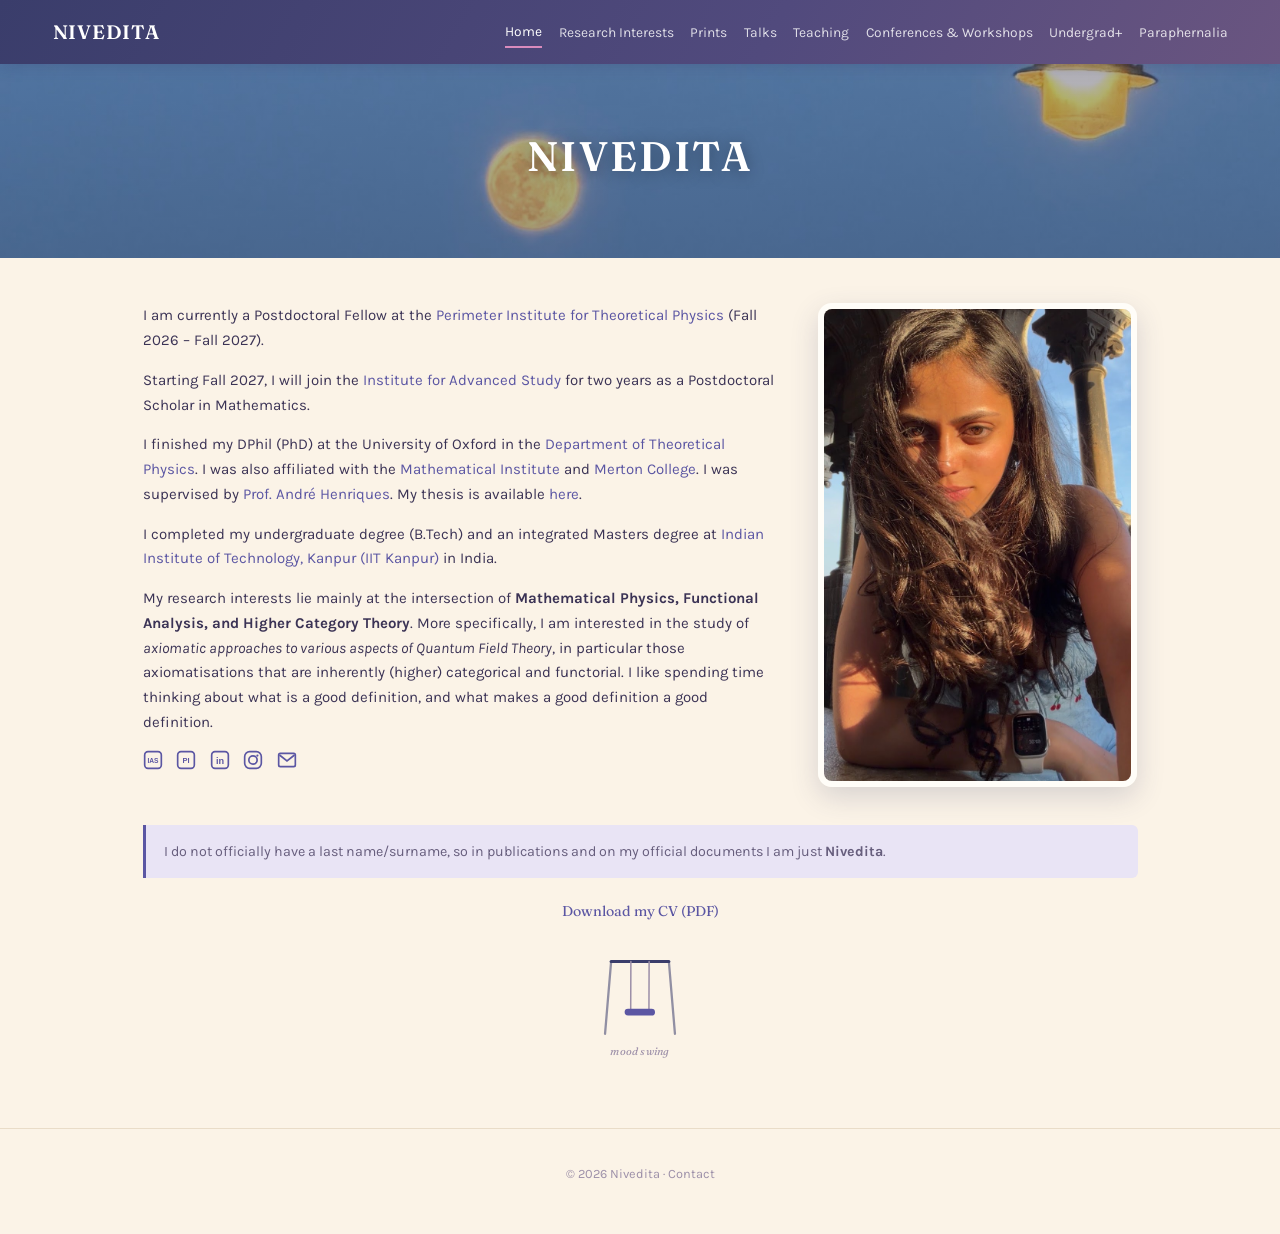
<file: index.html>
<!DOCTYPE html>
<html lang="en">
<head>
<meta charset="UTF-8" />
<meta name="viewport" content="width=device-width, initial-scale=1.0" />
<title>Nivedita — Home</title>
<meta name="description" content="Nivedita is a Postdoctoral Fellow at the Perimeter Institute for Theoretical Physics, working on mathematical physics, functional analysis, and higher category theory." />
<link rel="icon" href="data:,">
<link rel="preconnect" href="https://fonts.googleapis.com">
<link href="https://fonts.googleapis.com/css2?family=Fraunces:ital,opsz,wght@0,9..144,300..700;1,9..144,300..700&family=Karla:ital,wght@0,400;0,500;0,600;0,700;1,400&display=swap" rel="stylesheet">
<link rel="stylesheet" href="assets/css/style.css?v=16" />
</head>
<body data-page="home">

<header class="site-header">
  <nav class="nav-bar">
    <a class="brand" href="index.html">NIVEDITA</a>
    <button class="nav-toggle" aria-label="Toggle navigation">☰ Menu</button>
    <ul class="nav-links">
      <li><a data-page="home" href="index.html">Home</a></li>
      <li><a data-page="research" href="research.html">Research Interests</a></li>
      <li><a data-page="publications" href="publications.html">Prints</a></li>
      <li><a data-page="talks" href="talks.html">Talks</a></li>
      <li><a data-page="teaching" href="teaching.html">Teaching</a></li>
      <li><a data-page="conferences" href="conferences.html">Conferences &amp; Workshops</a></li>
      <li><a data-page="undergrad" href="undergrad.html">Undergrad+</a></li>
      <li><a data-page="videos" href="videos.html">Paraphernalia</a></li>
    </ul>
  </nav>
</header>

<section class="hero hero--home">
  <div class="container">
    <h1>Nivedita</h1>
  </div>
</section>

<main>
  <div class="container bio-layout">
    <div class="bio-text">
      <p>I am currently a Postdoctoral Fellow at the <a href="https://perimeterinstitute.ca/" target="_blank" rel="noopener">Perimeter Institute for Theoretical Physics</a> (Fall 2026 – Fall 2027).</p>

      <p>Starting Fall 2027, I will join the <a href="https://www.ias.edu/" target="_blank" rel="noopener">Institute for Advanced Study</a> for two years as a Postdoctoral Scholar in Mathematics.</p>

      <p>I finished my DPhil (PhD) at the University of Oxford in the <a href="https://www.physics.ox.ac.uk/research/subdepartment/rudolf-peierls-centre-theoretical-physics" target="_blank" rel="noopener">Department of Theoretical Physics</a>. I was also affiliated with the <a href="https://www.maths.ox.ac.uk/" target="_blank" rel="noopener">Mathematical Institute</a> and <a href="https://www.merton.ox.ac.uk/" target="_blank" rel="noopener">Merton College</a>. I was supervised by <a href="http://andreghenriques.com/" target="_blank" rel="noopener">Prof. André Henriques</a>. My thesis is available <a href="https://ora.ox.ac.uk/objects/uuid:b8ccd774-5979-46bc-98fa-67260cfa7266" target="_blank" rel="noopener">here</a>.</p>

      <p>I completed my undergraduate degree (B.Tech) and an integrated Masters degree at <a href="https://www.iitk.ac.in/" target="_blank" rel="noopener">Indian Institute of Technology, Kanpur (IIT Kanpur)</a> in India.</p>

      <p>My research interests lie mainly at the intersection of <strong>Mathematical Physics, Functional Analysis, and Higher Category Theory</strong>. More specifically, I am interested in the study of <em>axiomatic approaches to various aspects of Quantum Field Theory</em>, in particular those axiomatisations that are inherently (higher) categorical and functorial. I like spending time thinking about what is a good definition, and what makes a good definition a good definition.</p>

      <div class="contact-links">
        <a href="https://www.ias.edu/scholars/nivedita-nivedita" target="_blank" rel="noopener" aria-label="IAS profile" class="social-icon-link"><svg viewBox="0 0 24 24" aria-hidden="true"><rect x="2" y="2" width="20" height="20" rx="4" fill="none" stroke="currentColor" stroke-width="2"/><text x="12" y="15.5" text-anchor="middle" font-family="Arial, sans-serif" font-weight="700" font-size="8" fill="currentColor">IAS</text></svg></a>
        <a href="https://perimeterinstitute.ca/news/nivedita-seeks-bring-mathematical-rigour-quantum-field-theory" target="_blank" rel="noopener" aria-label="Perimeter Institute news article" class="social-icon-link"><svg viewBox="0 0 24 24" aria-hidden="true"><rect x="2" y="2" width="20" height="20" rx="4" fill="none" stroke="currentColor" stroke-width="2"/><text x="12" y="15.5" text-anchor="middle" font-family="Arial, sans-serif" font-weight="700" font-size="9" fill="currentColor">PI</text></svg></a>
        <a href="https://www.linkedin.com/in/niveditanivedita/" target="_blank" rel="noopener" aria-label="LinkedIn" class="social-icon-link"><svg viewBox="0 0 24 24" aria-hidden="true"><rect x="2" y="2" width="20" height="20" rx="4" fill="none" stroke="currentColor" stroke-width="2"/><text x="12" y="16.5" text-anchor="middle" font-family="Arial, sans-serif" font-weight="700" font-size="11" fill="currentColor">in</text></svg></a>
        <a href="https://www.instagram.com/vijnivedita/" target="_blank" rel="noopener" aria-label="Instagram" class="social-icon-link"><svg viewBox="0 0 24 24" aria-hidden="true"><rect x="2" y="2" width="20" height="20" rx="6" fill="none" stroke="currentColor" stroke-width="2"/><circle cx="12" cy="12" r="5" fill="none" stroke="currentColor" stroke-width="2"/><circle cx="17.3" cy="6.7" r="1.3" fill="currentColor"/></svg></a>
        <a href="mailto:nivedita@perimeterinstitute.ca" class="social-icon-link" aria-label="Email"><svg viewBox="0 0 24 24" aria-hidden="true"><rect x="2" y="4" width="20" height="16" rx="2" fill="none" stroke="currentColor" stroke-width="2"/><path d="M3 6l9 7 9-7" fill="none" stroke="currentColor" stroke-width="2"/></svg></a>
      </div>
    </div>
    <div class="bio-photo">
      <img src="assets/images/profile.jpg" alt="Portrait of Nivedita" />
    </div>
  </div>

  <div class="container">
    <p class="note">I do not officially have a last name/surname, so in publications and on my official documents I am just <strong>Nivedita</strong>.</p>
    <p class="cv-link"><a href="assets/files/CV_Nivedita.pdf" target="_blank" rel="noopener">Download my CV (PDF)</a></p>

    <div class="swing-widget" id="swing-widget">
      <svg class="swing-svg" viewBox="0 0 100 110" aria-hidden="true">
        <line class="swing-leg" x1="12" y1="10" x2="4" y2="105"></line>
        <line class="swing-leg" x1="88" y1="10" x2="96" y2="105"></line>
        <line class="swing-bar" x1="12" y1="10" x2="88" y2="10"></line>
        <g class="swing-group" id="swing-group">
          <line class="swing-rope" x1="38" y1="10" x2="38" y2="72"></line>
          <line class="swing-rope" x1="62" y1="10" x2="62" y2="72"></line>
          <rect class="swing-seat" x="30" y="72" width="40" height="9" rx="4.5"></rect>
        </g>
      </svg>
      <p class="swing-caption">mood swing</p>
    </div>
  </div>
</main>

<footer class="site-footer">
  <div class="container">
    <p>&copy; <span id="year"></span> Nivedita &middot; <button type="button" class="link-button" data-open-contact>Contact</button></p>
  </div>
</footer>

<dialog id="contact-dialog" class="contact-dialog">
  <form method="dialog" class="contact-dialog-inner">
    <button type="submit" class="dialog-close" aria-label="Close">&times;</button>
    <h2>Get in Touch</h2>
    <p>The best way to reach me is by email:</p>
    <p class="contact-email"><a href="mailto:nivedita@perimeterinstitute.ca">nivedita@perimeterinstitute.ca</a></p>
    <div class="contact-social">
      <a href="https://www.linkedin.com/in/niveditanivedita/" target="_blank" rel="noopener" aria-label="LinkedIn" class="social-icon-link"><svg viewBox="0 0 24 24" aria-hidden="true"><rect x="2" y="2" width="20" height="20" rx="4" fill="none" stroke="currentColor" stroke-width="2"/><text x="12" y="16.5" text-anchor="middle" font-family="Arial, sans-serif" font-weight="700" font-size="11" fill="currentColor">in</text></svg></a>
      <a href="https://www.instagram.com/vijnivedita/" target="_blank" rel="noopener" aria-label="Instagram" class="social-icon-link"><svg viewBox="0 0 24 24" aria-hidden="true"><rect x="2" y="2" width="20" height="20" rx="6" fill="none" stroke="currentColor" stroke-width="2"/><circle cx="12" cy="12" r="5" fill="none" stroke="currentColor" stroke-width="2"/><circle cx="17.3" cy="6.7" r="1.3" fill="currentColor"/></svg></a>
    </div>
  </form>
</dialog>

<script src="assets/js/main.js?v=2"></script>
<script>document.getElementById('year').textContent = new Date().getFullYear();</script>
<script src="assets/js/swing.js"></script>
</body>
</html>
</file>
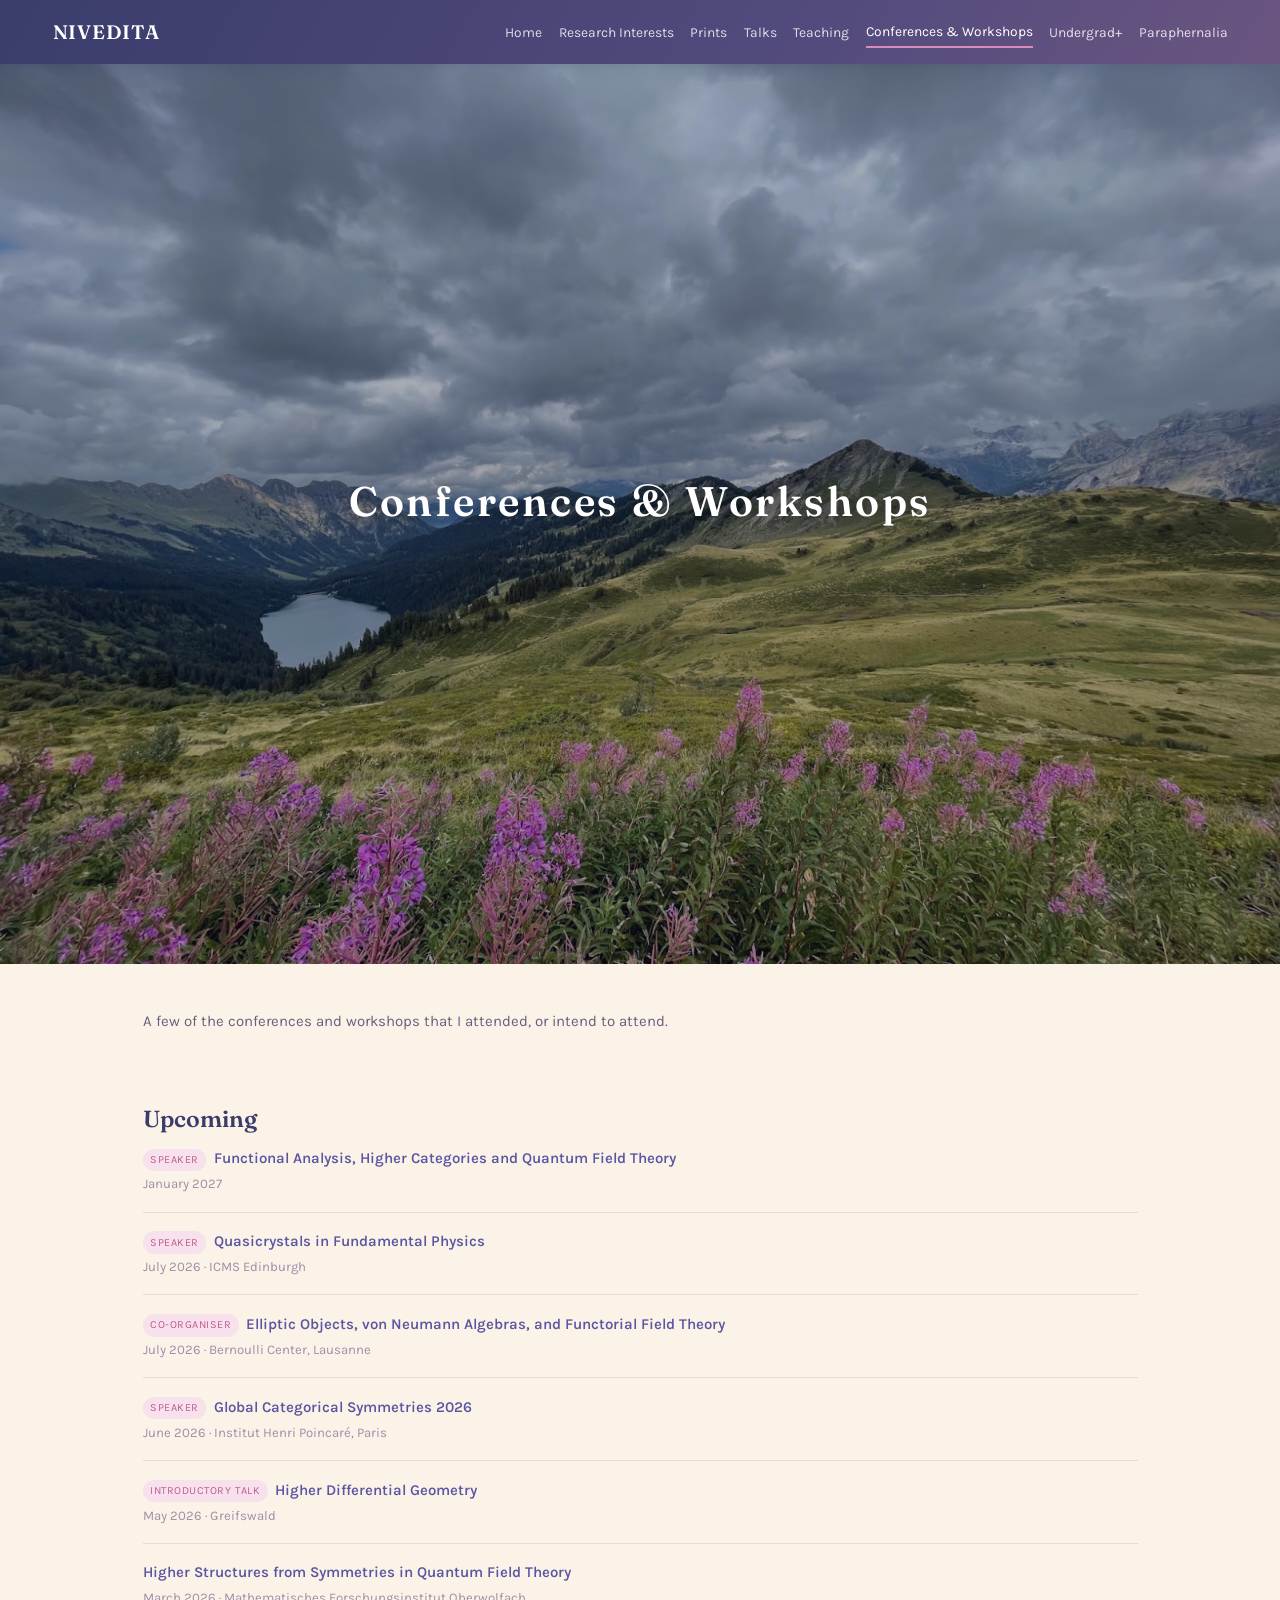
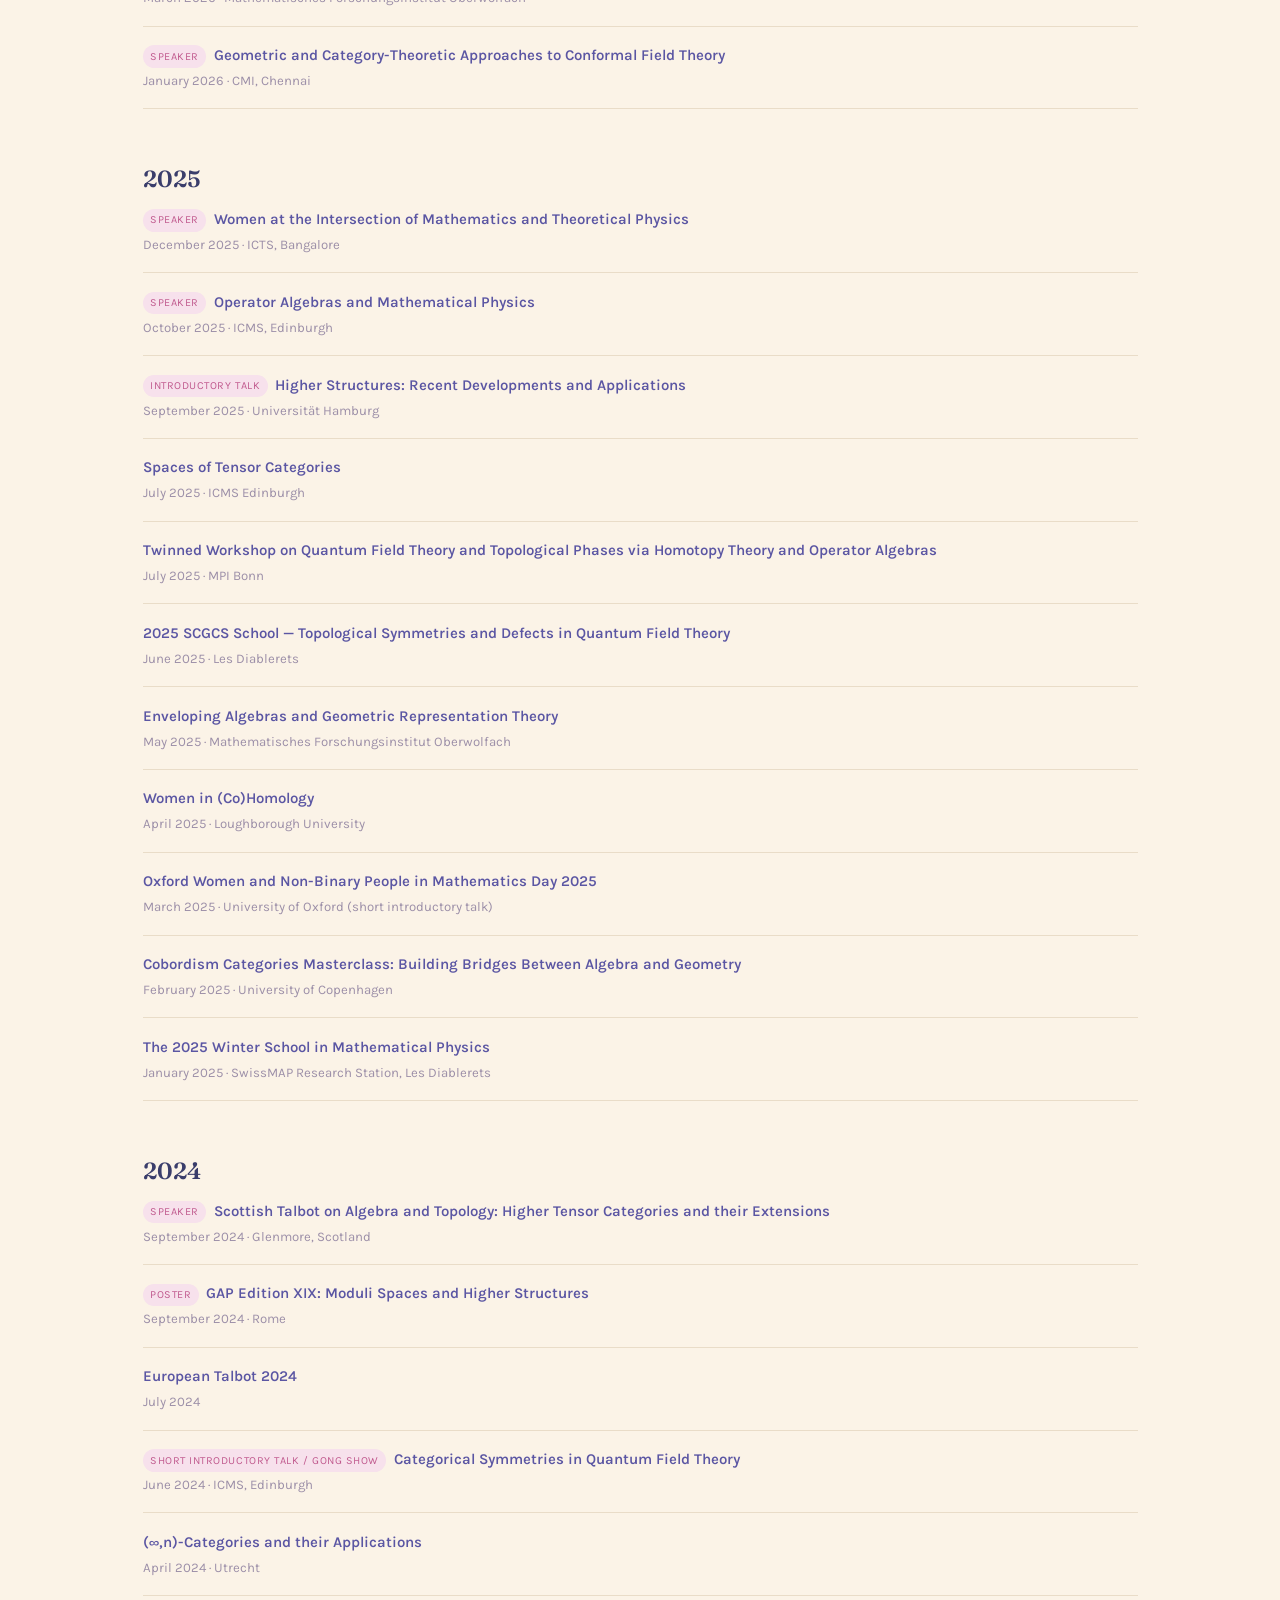
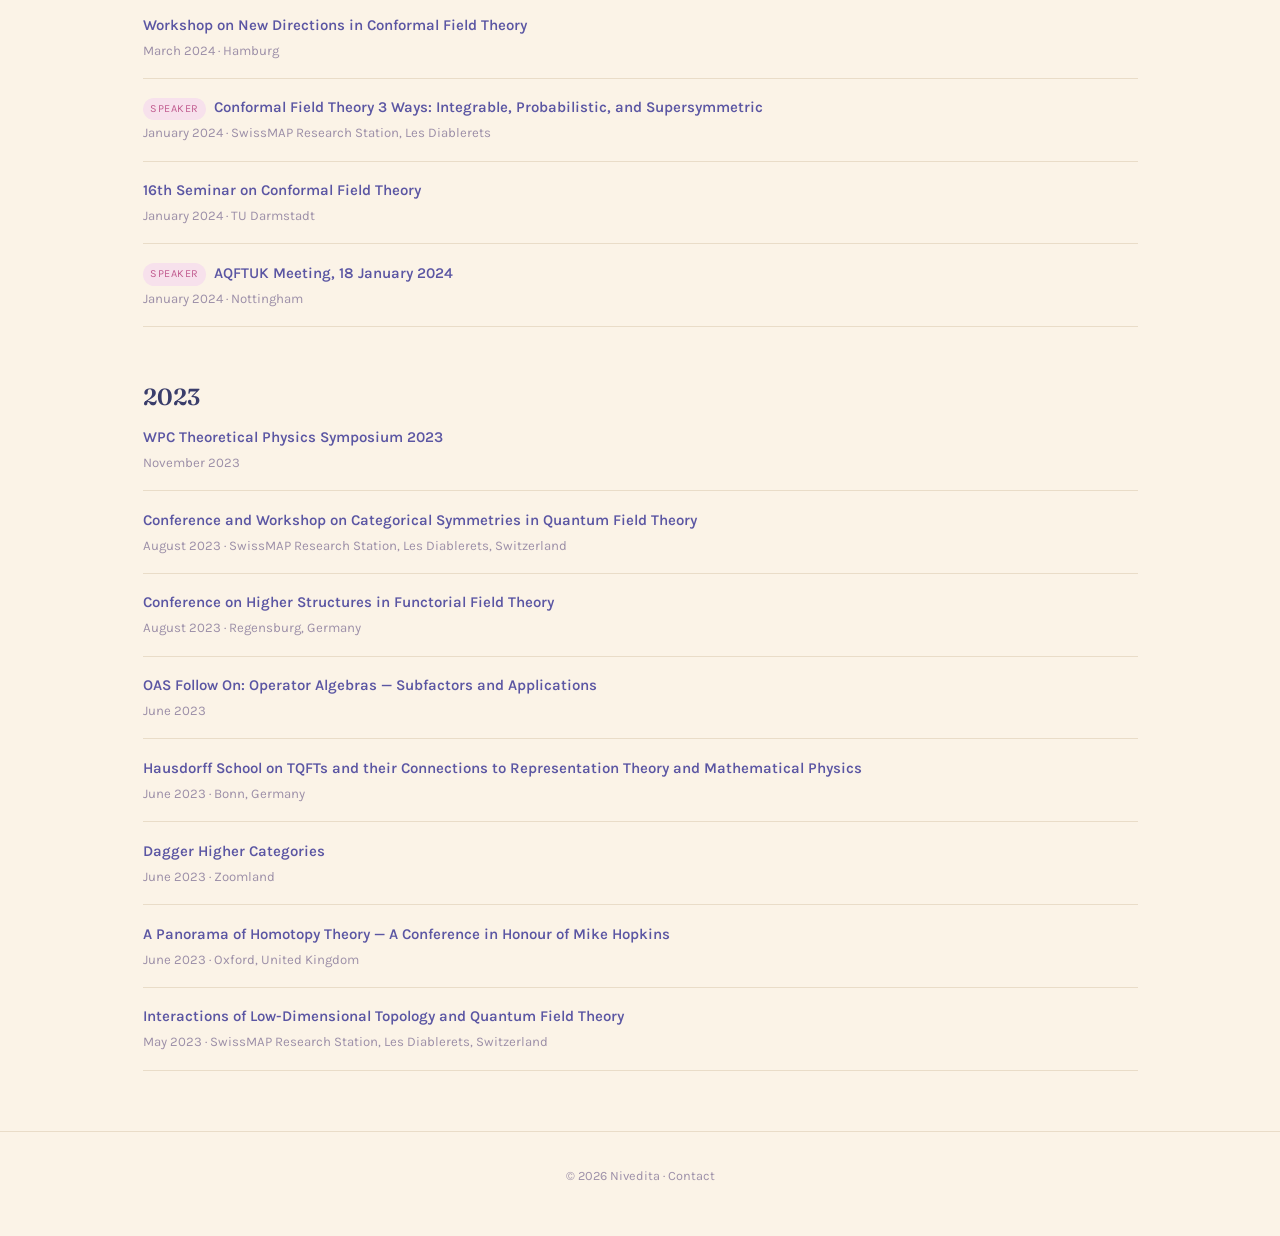
<file: conferences.html>
<!DOCTYPE html>
<html lang="en">
<head>
<meta charset="UTF-8" />
<meta name="viewport" content="width=device-width, initial-scale=1.0" />
<title>Nivedita — Conferences &amp; Workshops</title>
<link rel="icon" href="data:,">
<link rel="preconnect" href="https://fonts.googleapis.com">
<link href="https://fonts.googleapis.com/css2?family=Fraunces:ital,opsz,wght@0,9..144,300..700;1,9..144,300..700&family=Karla:ital,wght@0,400;0,500;0,600;0,700;1,400&display=swap" rel="stylesheet">
<link rel="stylesheet" href="assets/css/style.css?v=16" />
</head>
<body data-page="conferences">

<header class="site-header">
  <nav class="nav-bar">
    <a class="brand" href="index.html">NIVEDITA</a>
    <button class="nav-toggle" aria-label="Toggle navigation">☰ Menu</button>
    <ul class="nav-links">
      <li><a data-page="home" href="index.html">Home</a></li>
      <li><a data-page="research" href="research.html">Research Interests</a></li>
      <li><a data-page="publications" href="publications.html">Prints</a></li>
      <li><a data-page="talks" href="talks.html">Talks</a></li>
      <li><a data-page="teaching" href="teaching.html">Teaching</a></li>
      <li><a data-page="conferences" href="conferences.html">Conferences &amp; Workshops</a></li>
      <li><a data-page="undergrad" href="undergrad.html">Undergrad+</a></li>
      <li><a data-page="videos" href="videos.html">Paraphernalia</a></li>
    </ul>
  </nav>
</header>

<section class="hero hero--page hero--tall hero--conferences">
  <div class="container">
    <h1>Conferences &amp; Workshops</h1>
  </div>
</section>

<main>
  <div class="container">
    <p class="section-intro">A few of the conferences and workshops that I attended, or intend to attend.</p>

    <h2>Upcoming</h2>
    <ul class="entry-list">
      <li><span class="tag speaker">Speaker</span><span class="entry-title"><a href="https://www.esi.ac.at/events/e618/" target="_blank" rel="noopener">Functional Analysis, Higher Categories and Quantum Field Theory</a></span><span class="entry-meta">January 2027</span></li>
      <li><span class="tag speaker">Speaker</span><span class="entry-title"><a href="https://icms.ac.uk/activities/workshop/quasicrystals-in-fundamental-physics/" target="_blank" rel="noopener">Quasicrystals in Fundamental Physics</a></span><span class="entry-meta">July 2026 · ICMS Edinburgh</span></li>
      <li><span class="tag speaker">Co-organiser</span><span class="entry-title"><a href="https://sites.google.com/uniroma1.it/enfft/enfft" target="_blank" rel="noopener">Elliptic Objects, von Neumann Algebras, and Functorial Field Theory</a></span><span class="entry-meta">July 2026 · Bernoulli Center, Lausanne</span></li>
      <li><span class="tag speaker">Speaker</span><span class="entry-title"><a href="https://indico.math.cnrs.fr/event/14721/overview" target="_blank" rel="noopener">Global Categorical Symmetries 2026</a></span><span class="entry-meta">June 2026 · Institut Henri Poincaré, Paris</span></li>
      <li><span class="tag speaker">Introductory Talk</span><span class="entry-title"><a href="https://www.wiko-greifswald.de/en/registrations/higher-differential-geometry/" target="_blank" rel="noopener">Higher Differential Geometry</a></span><span class="entry-meta">May 2026 · Greifswald</span></li>
      <li><span class="entry-title"><a href="https://www.mfo.de/www/activity/2612" target="_blank" rel="noopener">Higher Structures from Symmetries in Quantum Field Theory</a></span><span class="entry-meta">March 2026 · Mathematisches Forschungsinstitut Oberwolfach</span></li>
      <li><span class="tag speaker">Speaker</span><span class="entry-title"><a href="https://www.birs.ca/events/2026/5-day-workshops/26w5536/schedule" target="_blank" rel="noopener">Geometric and Category-Theoretic Approaches to Conformal Field Theory</a></span><span class="entry-meta">January 2026 · CMI, Chennai</span></li>
    </ul>

    <h2>2025</h2>
    <ul class="entry-list">
      <li><span class="tag speaker">Speaker</span><span class="entry-title"><a href="https://www.icts.res.in/discussion-meeting/WIMP" target="_blank" rel="noopener">Women at the Intersection of Mathematics and Theoretical Physics</a></span><span class="entry-meta">December 2025 · ICTS, Bangalore</span></li>
      <li><span class="tag speaker">Speaker</span><span class="entry-title"><a href="https://icms.ac.uk/activities/workshop/oamp/" target="_blank" rel="noopener">Operator Algebras and Mathematical Physics</a></span><span class="entry-meta">October 2025 · ICMS, Edinburgh</span></li>
      <li><span class="tag speaker">Introductory Talk</span><span class="entry-title"><a href="https://www.math.uni-hamburg.de/home/dyckerhoff/HigherStructuresWorkshop2025/" target="_blank" rel="noopener">Higher Structures: Recent Developments and Applications</a></span><span class="entry-meta">September 2025 · Universität Hamburg</span></li>
      <li><span class="entry-title"><a href="https://www.icms.org.uk/SpacesofTensorCategories" target="_blank" rel="noopener">Spaces of Tensor Categories</a></span><span class="entry-meta">July 2025 · ICMS Edinburgh</span></li>
      <li><span class="entry-title"><a href="https://www.mpim-bonn.mpg.de/qft25" target="_blank" rel="noopener">Twinned Workshop on Quantum Field Theory and Topological Phases via Homotopy Theory and Operator Algebras</a></span><span class="entry-meta">July 2025 · MPI Bonn</span></li>
      <li><span class="entry-title"><a href="https://indico.global/event/9644/overview" target="_blank" rel="noopener">2025 SCGCS School — Topological Symmetries and Defects in Quantum Field Theory</a></span><span class="entry-meta">June 2025 · Les Diablerets</span></li>
      <li><span class="entry-title"><a href="https://www.mfo.de/occasion/2521/www_view" target="_blank" rel="noopener">Enveloping Algebras and Geometric Representation Theory</a></span><span class="entry-meta">May 2025 · Mathematisches Forschungsinstitut Oberwolfach</span></li>
      <li><span class="entry-title"><a href="https://sites.google.com/view/whaconference/home" target="_blank" rel="noopener">Women in (Co)Homology</a></span><span class="entry-meta">April 2025 · Loughborough University</span></li>
      <li><span class="entry-title"><a href="https://www.oxwomeninmaths.co.uk/" target="_blank" rel="noopener">Oxford Women and Non-Binary People in Mathematics Day 2025</a></span><span class="entry-meta">March 2025 · University of Oxford (short introductory talk)</span></li>
      <li><span class="entry-title"><a href="https://www.math.ku.dk/english/calendar/events/cobordism-categories_copy/" target="_blank" rel="noopener">Cobordism Categories Masterclass: Building Bridges Between Algebra and Geometry</a></span><span class="entry-meta">February 2025 · University of Copenhagen</span></li>
      <li><span class="entry-title"><a href="https://indico.cern.ch/event/1369786/" target="_blank" rel="noopener">The 2025 Winter School in Mathematical Physics</a></span><span class="entry-meta">January 2025 · SwissMAP Research Station, Les Diablerets</span></li>
    </ul>

    <h2>2024</h2>
    <ul class="entry-list">
      <li><span class="tag speaker">Speaker</span><span class="entry-title"><a href="https://sites.google.com/view/stoat-workshop" target="_blank" rel="noopener">Scottish Talbot on Algebra and Topology: Higher Tensor Categories and their Extensions</a></span><span class="entry-meta">September 2024 · Glenmore, Scotland</span></li>
      <li><span class="tag speaker">Poster</span><span class="entry-title"><a href="https://www1.mat.uniroma1.it/~fiorenza/GAP-Rome/GAP-XIX-2024-Rome.html" target="_blank" rel="noopener">GAP Edition XIX: Moduli Spaces and Higher Structures</a></span><span class="entry-meta">September 2024 · Rome</span></li>
      <li><span class="entry-title"><a href="https://sites.google.com/view/european-talbot/previous-iterations/2024-workshop" target="_blank" rel="noopener">European Talbot 2024</a></span><span class="entry-meta">July 2024</span></li>
      <li><span class="tag speaker">Short Introductory Talk / Gong Show</span><span class="entry-title"><a href="https://www.icms.org.uk/Categoricalsymmetries" target="_blank" rel="noopener">Categorical Symmetries in Quantum Field Theory</a></span><span class="entry-meta">June 2024 · ICMS, Edinburgh</span></li>
      <li><span class="entry-title"><a href="https://sites.google.com/view/inftyncategories" target="_blank" rel="noopener">(∞,n)-Categories and their Applications</a></span><span class="entry-meta">April 2024 · Utrecht</span></li>
      <li><span class="entry-title"><a href="https://www.conferences.uni-hamburg.de/event/421/" target="_blank" rel="noopener">Workshop on New Directions in Conformal Field Theory</a></span><span class="entry-meta">March 2024 · Hamburg</span></li>
      <li><span class="tag speaker">Speaker</span><span class="entry-title"><a href="https://indico.cern.ch/event/1225625/" target="_blank" rel="noopener">Conformal Field Theory 3 Ways: Integrable, Probabilistic, and Supersymmetric</a></span><span class="entry-meta">January 2024 · SwissMAP Research Station, Les Diablerets</span></li>
      <li><span class="entry-title"><a href="https://www.mathematik.tu-darmstadt.de/algebra/forschung_algebra/forschungsseminare/seminar_on_conformal_field_theory/cft_seminar_16.en.jsp" target="_blank" rel="noopener">16th Seminar on Conformal Field Theory</a></span><span class="entry-meta">January 2024 · TU Darmstadt</span></li>
      <li><span class="tag speaker">Speaker</span><span class="entry-title"><a href="https://sites.google.com/view/aqftuk/home/meeting-january-2024" target="_blank" rel="noopener">AQFTUK Meeting, 18 January 2024</a></span><span class="entry-meta">January 2024 · Nottingham</span></li>
    </ul>

    <h2>2023</h2>
    <ul class="entry-list">
      <li><span class="entry-title"><a href="https://indico.desy.de/event/40402/overview" target="_blank" rel="noopener">WPC Theoretical Physics Symposium 2023</a></span><span class="entry-meta">November 2023</span></li>
      <li><span class="entry-title"><a href="https://indico.cern.ch/event/1131193/" target="_blank" rel="noopener">Conference and Workshop on Categorical Symmetries in Quantum Field Theory</a></span><span class="entry-meta">August 2023 · SwissMAP Research Station, Les Diablerets, Switzerland</span></li>
      <li><span class="entry-title"><a href="https://homepages.uni-regensburg.de/~lum63364/ConferenceFFT/" target="_blank" rel="noopener">Conference on Higher Structures in Functorial Field Theory</a></span><span class="entry-meta">August 2023 · Regensburg, Germany</span></li>
      <li><span class="entry-title"><a href="https://www.newton.ac.uk/event/oasw05/" target="_blank" rel="noopener">OAS Follow On: Operator Algebras — Subfactors and Applications</a></span><span class="entry-meta">June 2023</span></li>
      <li><span class="entry-title"><a href="https://www.hsm.uni-bonn.de/events/hsm-schools/tqfts-2023/description/" target="_blank" rel="noopener">Hausdorff School on TQFTs and their Connections to Representation Theory and Mathematical Physics</a></span><span class="entry-meta">June 2023 · Bonn, Germany</span></li>
      <li><span class="entry-title"><a href="http://categorified.net/dagger2023.html" target="_blank" rel="noopener">Dagger Higher Categories</a></span><span class="entry-meta">June 2023 · Zoomland</span></li>
      <li><span class="entry-title"><a href="https://www.maths.ox.ac.uk/groups/topology/panorama-homotopy-theory" target="_blank" rel="noopener">A Panorama of Homotopy Theory — A Conference in Honour of Mike Hopkins</a></span><span class="entry-meta">June 2023 · Oxford, United Kingdom</span></li>
      <li><span class="entry-title"><a href="https://indico.cern.ch/event/1149437/" target="_blank" rel="noopener">Interactions of Low-Dimensional Topology and Quantum Field Theory</a></span><span class="entry-meta">May 2023 · SwissMAP Research Station, Les Diablerets, Switzerland</span></li>
    </ul>

  </div>
</main>

<footer class="site-footer">
  <div class="container">
    <p>&copy; <span id="year"></span> Nivedita &middot; <button type="button" class="link-button" data-open-contact>Contact</button></p>
  </div>
</footer>

<dialog id="contact-dialog" class="contact-dialog">
  <form method="dialog" class="contact-dialog-inner">
    <button type="submit" class="dialog-close" aria-label="Close">&times;</button>
    <h2>Get in Touch</h2>
    <p>The best way to reach me is by email:</p>
    <p class="contact-email"><a href="mailto:nivedita@perimeterinstitute.ca">nivedita@perimeterinstitute.ca</a></p>
    <div class="contact-social">
      <a href="https://www.linkedin.com/in/niveditanivedita/" target="_blank" rel="noopener" aria-label="LinkedIn" class="social-icon-link"><svg viewBox="0 0 24 24" aria-hidden="true"><rect x="2" y="2" width="20" height="20" rx="4" fill="none" stroke="currentColor" stroke-width="2"/><text x="12" y="16.5" text-anchor="middle" font-family="Arial, sans-serif" font-weight="700" font-size="11" fill="currentColor">in</text></svg></a>
      <a href="https://www.instagram.com/vijnivedita/" target="_blank" rel="noopener" aria-label="Instagram" class="social-icon-link"><svg viewBox="0 0 24 24" aria-hidden="true"><rect x="2" y="2" width="20" height="20" rx="6" fill="none" stroke="currentColor" stroke-width="2"/><circle cx="12" cy="12" r="5" fill="none" stroke="currentColor" stroke-width="2"/><circle cx="17.3" cy="6.7" r="1.3" fill="currentColor"/></svg></a>
    </div>
  </form>
</dialog>

<script src="assets/js/main.js?v=2"></script>
<script>document.getElementById('year').textContent = new Date().getFullYear();</script>
</body>
</html>
</file>
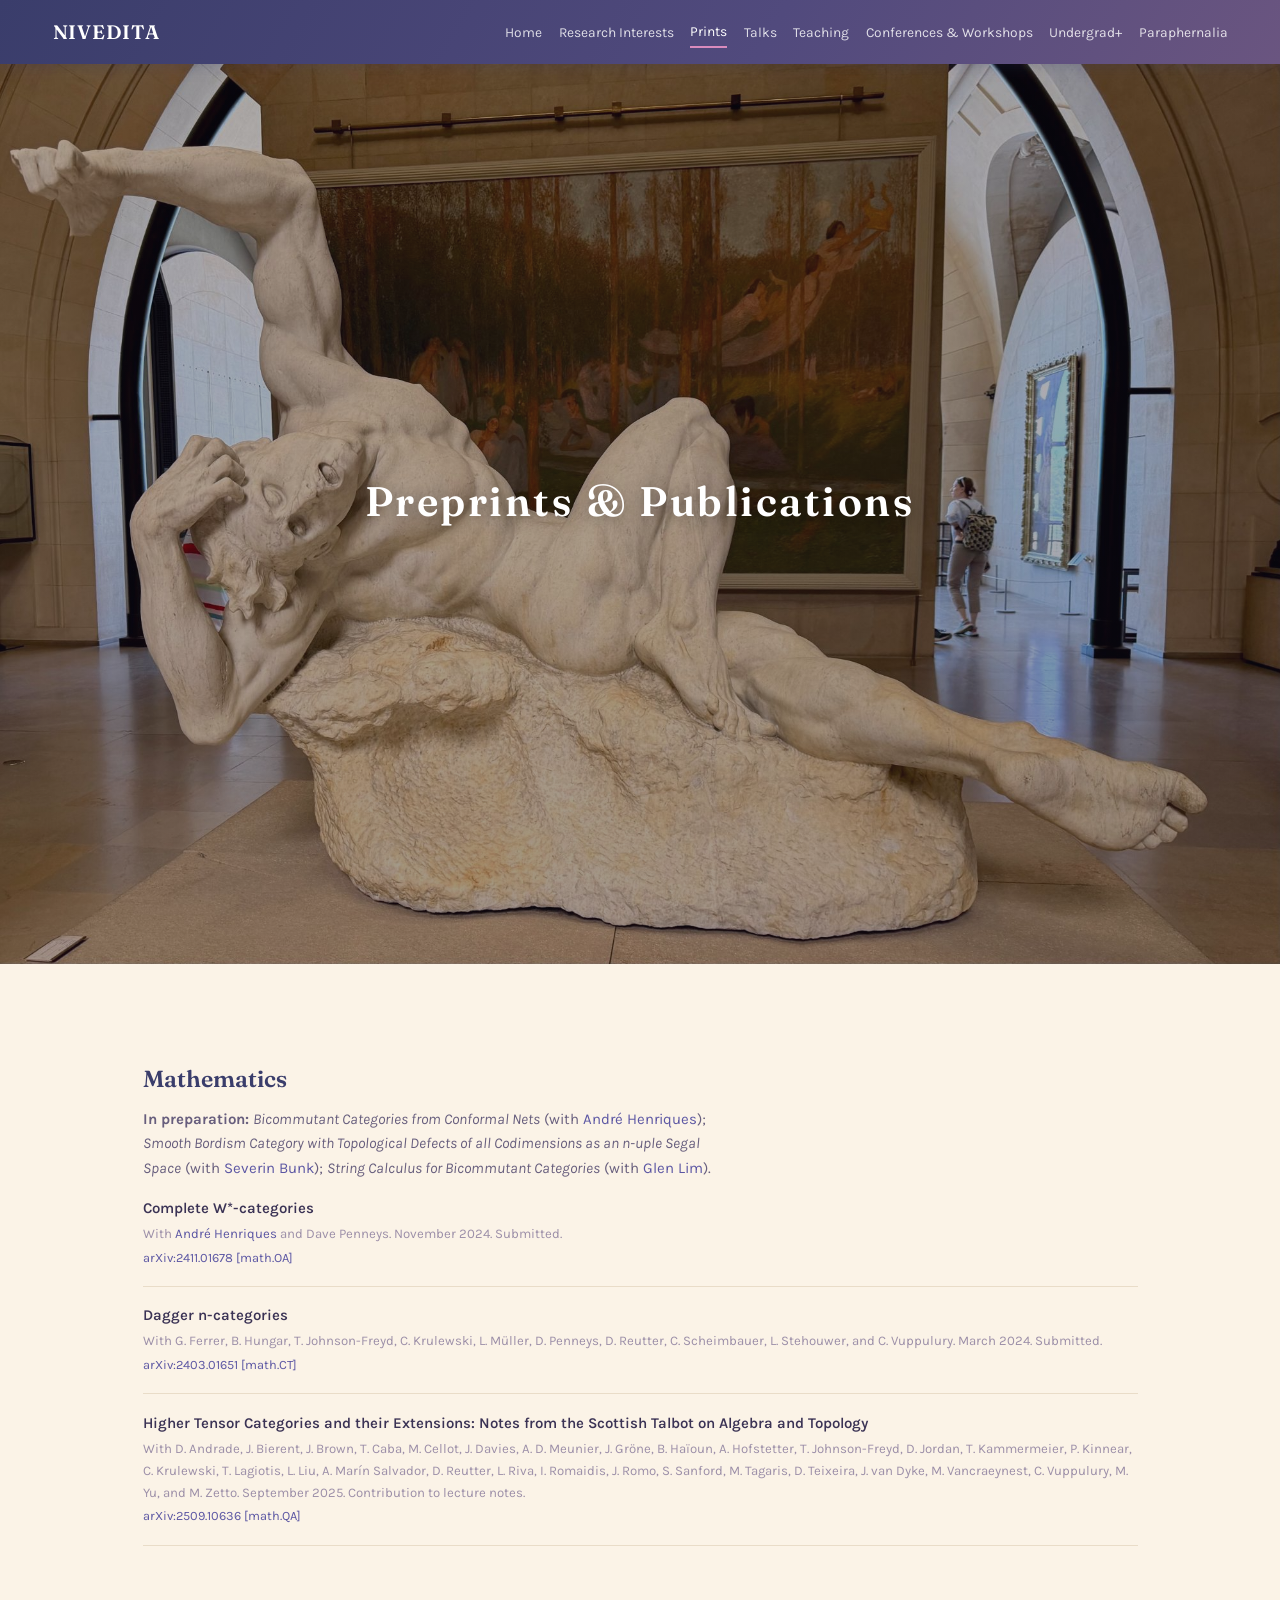
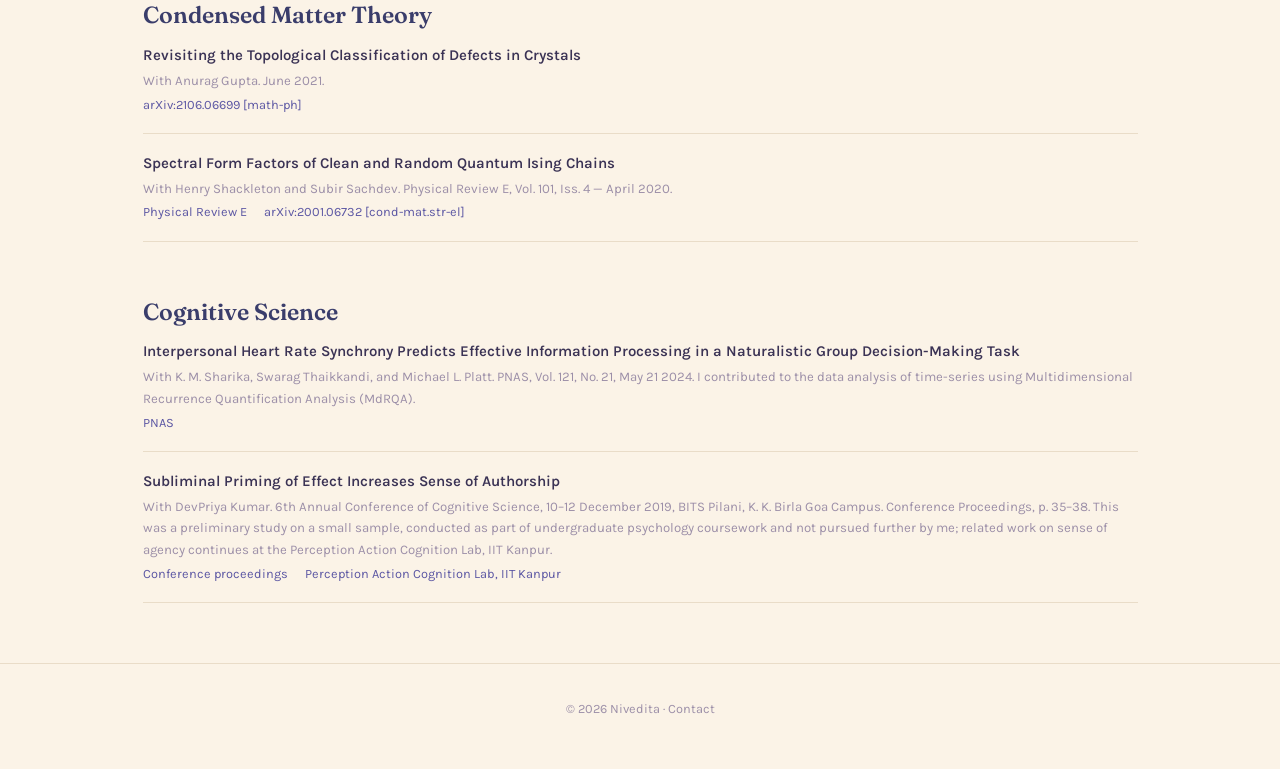
<file: publications.html>
<!DOCTYPE html>
<html lang="en">
<head>
<meta charset="UTF-8" />
<meta name="viewport" content="width=device-width, initial-scale=1.0" />
<title>Nivedita — Publications</title>
<link rel="icon" href="data:,">
<link rel="preconnect" href="https://fonts.googleapis.com">
<link href="https://fonts.googleapis.com/css2?family=Fraunces:ital,opsz,wght@0,9..144,300..700;1,9..144,300..700&family=Karla:ital,wght@0,400;0,500;0,600;0,700;1,400&display=swap" rel="stylesheet">
<link rel="stylesheet" href="assets/css/style.css?v=16" />
</head>
<body data-page="publications">

<header class="site-header">
  <nav class="nav-bar">
    <a class="brand" href="index.html">NIVEDITA</a>
    <button class="nav-toggle" aria-label="Toggle navigation">☰ Menu</button>
    <ul class="nav-links">
      <li><a data-page="home" href="index.html">Home</a></li>
      <li><a data-page="research" href="research.html">Research Interests</a></li>
      <li><a data-page="publications" href="publications.html">Prints</a></li>
      <li><a data-page="talks" href="talks.html">Talks</a></li>
      <li><a data-page="teaching" href="teaching.html">Teaching</a></li>
      <li><a data-page="conferences" href="conferences.html">Conferences &amp; Workshops</a></li>
      <li><a data-page="undergrad" href="undergrad.html">Undergrad+</a></li>
      <li><a data-page="videos" href="videos.html">Paraphernalia</a></li>
    </ul>
  </nav>
</header>

<section class="hero hero--page hero--tall hero--publications">
  <div class="container">
    <h1>Preprints &amp; Publications</h1>
  </div>
</section>

<main>
  <div class="container">
    <h2>Mathematics</h2>

    <p class="section-intro"><strong>In preparation:</strong> <em>Bicommutant Categories from Conformal Nets</em> (with <a href="http://andreghenriques.com" target="_blank" rel="noopener">André Henriques</a>); <em>Smooth Bordism Category with Topological Defects of all Codimensions as an n-uple Segal Space</em> (with <a href="https://sites.google.com/view/severinbunk/" target="_blank" rel="noopener">Severin Bunk</a>); <em>String Calculus for Bicommutant Categories</em> (with <a href="https://people.maths.ox.ac.uk/limg/index.html" target="_blank" rel="noopener">Glen Lim</a>).</p>

    <ul class="entry-list">
      <li>
        <span class="entry-title">Complete W*-categories</span>
        <span class="entry-meta">With <a href="http://andreghenriques.com" target="_blank" rel="noopener">André Henriques</a> and Dave Penneys. November 2024. Submitted.</span>
        <div class="entry-links"><a href="https://arxiv.org/abs/2411.01678" target="_blank" rel="noopener">arXiv:2411.01678 [math.OA]</a></div>
      </li>
      <li>
        <span class="entry-title">Dagger n-categories</span>
        <span class="entry-meta">With G. Ferrer, B. Hungar, T. Johnson-Freyd, C. Krulewski, L. Müller, D. Penneys, D. Reutter, C. Scheimbauer, L. Stehouwer, and C. Vuppulury. March 2024. Submitted.</span>
        <div class="entry-links"><a href="https://arxiv.org/abs/2403.01651" target="_blank" rel="noopener">arXiv:2403.01651 [math.CT]</a></div>
      </li>
      <li>
        <span class="entry-title">Higher Tensor Categories and their Extensions: Notes from the Scottish Talbot on Algebra and Topology</span>
        <span class="entry-meta">With D. Andrade, J. Bierent, J. Brown, T. Caba, M. Cellot, J. Davies, A. D. Meunier, J. Gröne, B. Haïoun, A. Hofstetter, T. Johnson-Freyd, D. Jordan, T. Kammermeier, P. Kinnear, C. Krulewski, T. Lagiotis, L. Liu, A. Marín Salvador, D. Reutter, L. Riva, I. Romaidis, J. Romo, S. Sanford, M. Tagaris, D. Teixeira, J. van Dyke, M. Vancraeynest, C. Vuppulury, M. Yu, and M. Zetto. September 2025. Contribution to lecture notes.</span>
        <div class="entry-links"><a href="https://arxiv.org/abs/2509.10636" target="_blank" rel="noopener">arXiv:2509.10636 [math.QA]</a></div>
      </li>
    </ul>

    <h2>Condensed Matter Theory</h2>
    <ul class="entry-list">
      <li>
        <span class="entry-title">Revisiting the Topological Classification of Defects in Crystals</span>
        <span class="entry-meta">With Anurag Gupta. June 2021.</span>
        <div class="entry-links"><a href="https://arxiv.org/abs/2106.06699" target="_blank" rel="noopener">arXiv:2106.06699 [math-ph]</a></div>
      </li>
      <li>
        <span class="entry-title">Spectral Form Factors of Clean and Random Quantum Ising Chains</span>
        <span class="entry-meta">With Henry Shackleton and Subir Sachdev. Physical Review E, Vol. 101, Iss. 4 — April 2020.</span>
        <div class="entry-links">
          <a href="https://journals.aps.org/pre/abstract/10.1103/PhysRevE.101.042136" target="_blank" rel="noopener">Physical Review E</a>
          <a href="https://arxiv.org/abs/2001.06732" target="_blank" rel="noopener">arXiv:2001.06732 [cond-mat.str-el]</a>
        </div>
      </li>
    </ul>

    <h2>Cognitive Science</h2>
    <ul class="entry-list">
      <li>
        <span class="entry-title">Interpersonal Heart Rate Synchrony Predicts Effective Information Processing in a Naturalistic Group Decision-Making Task</span>
        <span class="entry-meta">With K. M. Sharika, Swarag Thaikkandi, and Michael L. Platt. PNAS, Vol. 121, No. 21, May 21 2024. I contributed to the data analysis of time-series using Multidimensional Recurrence Quantification Analysis (MdRQA).</span>
        <div class="entry-links"><a href="https://www.pnas.org/doi/10.1073/pnas.2313801121" target="_blank" rel="noopener">PNAS</a></div>
      </li>
      <li>
        <span class="entry-title">Subliminal Priming of Effect Increases Sense of Authorship</span>
        <span class="entry-meta">With DevPriya Kumar. 6th Annual Conference of Cognitive Science, 10–12 December 2019, BITS Pilani, K. K. Birla Goa Campus. Conference Proceedings, p. 35–38. This was a preliminary study on a small sample, conducted as part of undergraduate psychology coursework and not pursued further by me; related work on sense of agency continues at the Perception Action Cognition Lab, IIT Kanpur.</span>
        <div class="entry-links">
          <a href="https://drive.google.com/file/d/13gcTFUNg_2jA3sokOXv2f0U1D8xd-hkS/view" target="_blank" rel="noopener">Conference proceedings</a>
          <a href="https://sites.google.com/view/devpriya-kumar/home" target="_blank" rel="noopener">Perception Action Cognition Lab, IIT Kanpur</a>
        </div>
      </li>
    </ul>

  </div>
</main>

<footer class="site-footer">
  <div class="container">
    <p>&copy; <span id="year"></span> Nivedita &middot; <button type="button" class="link-button" data-open-contact>Contact</button></p>
  </div>
</footer>

<dialog id="contact-dialog" class="contact-dialog">
  <form method="dialog" class="contact-dialog-inner">
    <button type="submit" class="dialog-close" aria-label="Close">&times;</button>
    <h2>Get in Touch</h2>
    <p>The best way to reach me is by email:</p>
    <p class="contact-email"><a href="mailto:nivedita@perimeterinstitute.ca">nivedita@perimeterinstitute.ca</a></p>
    <div class="contact-social">
      <a href="https://www.linkedin.com/in/niveditanivedita/" target="_blank" rel="noopener" aria-label="LinkedIn" class="social-icon-link"><svg viewBox="0 0 24 24" aria-hidden="true"><rect x="2" y="2" width="20" height="20" rx="4" fill="none" stroke="currentColor" stroke-width="2"/><text x="12" y="16.5" text-anchor="middle" font-family="Arial, sans-serif" font-weight="700" font-size="11" fill="currentColor">in</text></svg></a>
      <a href="https://www.instagram.com/vijnivedita/" target="_blank" rel="noopener" aria-label="Instagram" class="social-icon-link"><svg viewBox="0 0 24 24" aria-hidden="true"><rect x="2" y="2" width="20" height="20" rx="6" fill="none" stroke="currentColor" stroke-width="2"/><circle cx="12" cy="12" r="5" fill="none" stroke="currentColor" stroke-width="2"/><circle cx="17.3" cy="6.7" r="1.3" fill="currentColor"/></svg></a>
    </div>
  </form>
</dialog>

<script src="assets/js/main.js?v=2"></script>
<script>document.getElementById('year').textContent = new Date().getFullYear();</script>
</body>
</html>
</file>
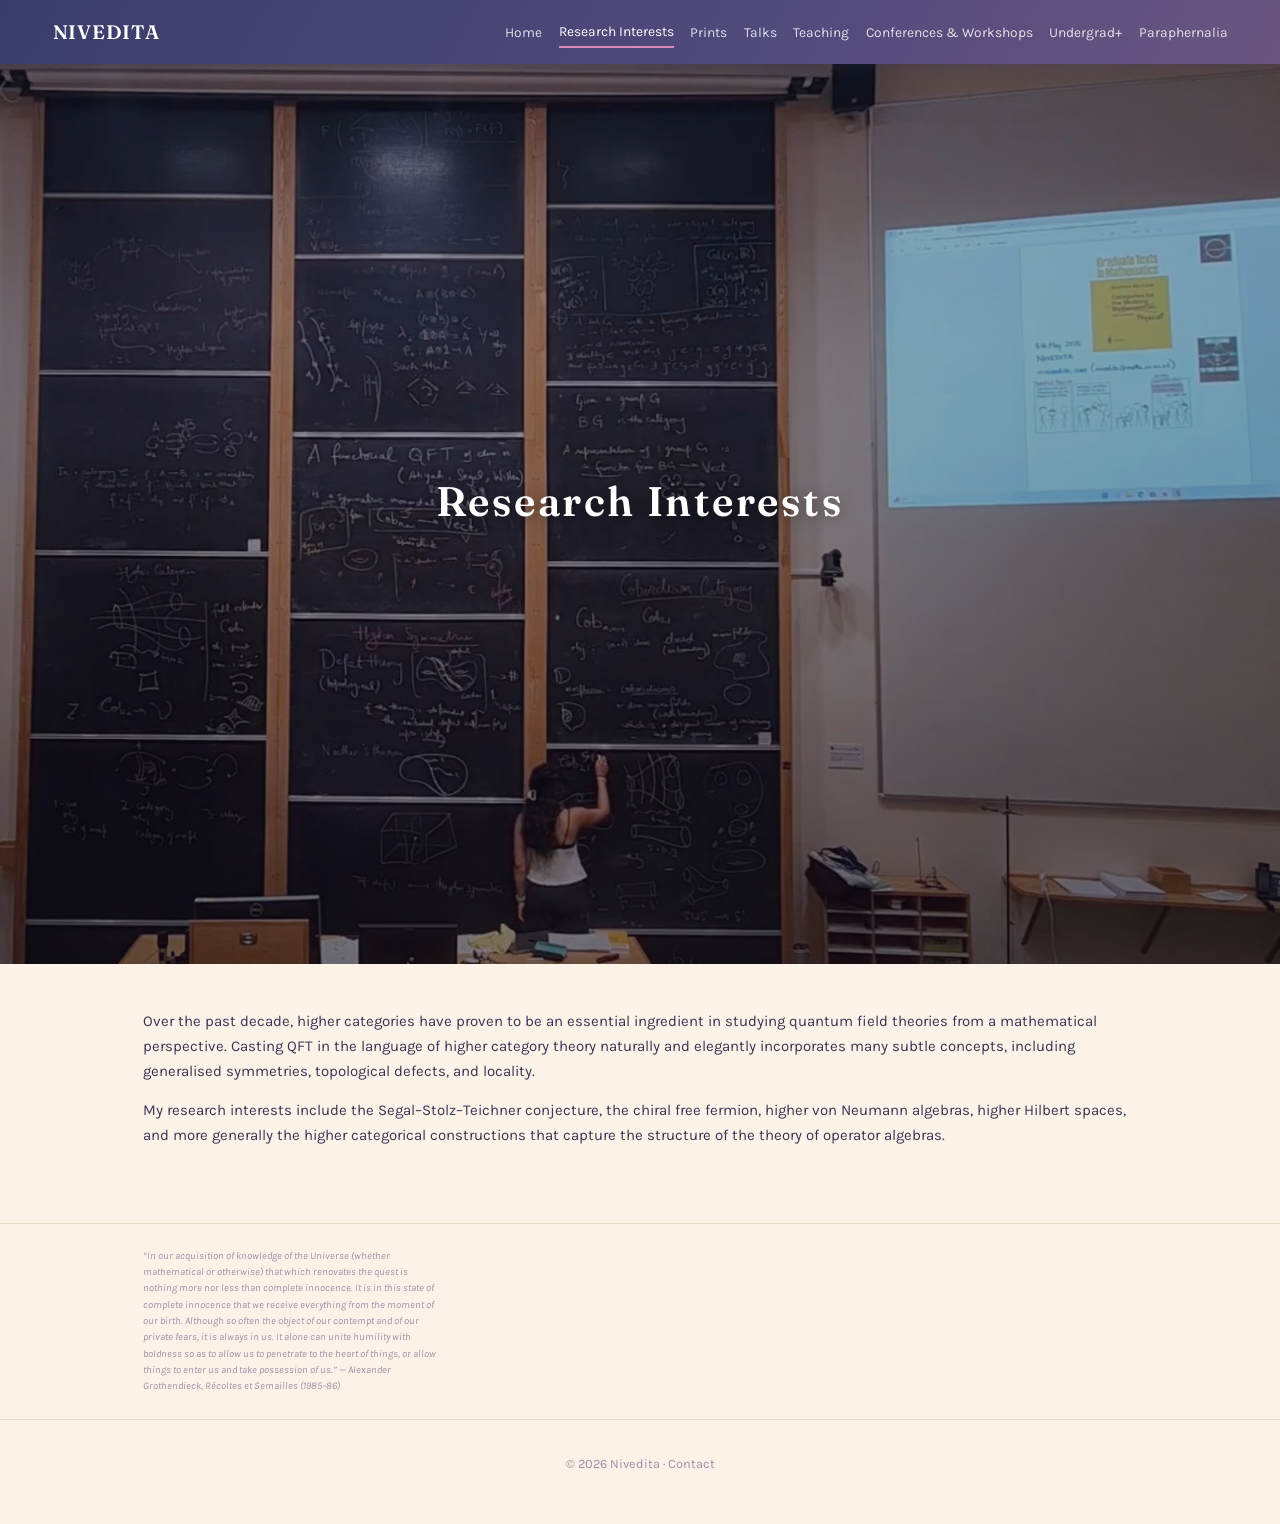
<file: research.html>
<!DOCTYPE html>
<html lang="en">
<head>
<meta charset="UTF-8" />
<meta name="viewport" content="width=device-width, initial-scale=1.0" />
<title>Nivedita — Research Interests</title>
<link rel="icon" href="data:,">
<link rel="preconnect" href="https://fonts.googleapis.com">
<link href="https://fonts.googleapis.com/css2?family=Fraunces:ital,opsz,wght@0,9..144,300..700;1,9..144,300..700&family=Karla:ital,wght@0,400;0,500;0,600;0,700;1,400&display=swap" rel="stylesheet">
<link rel="stylesheet" href="assets/css/style.css?v=16" />
</head>
<body data-page="research">

<header class="site-header">
  <nav class="nav-bar">
    <a class="brand" href="index.html">NIVEDITA</a>
    <button class="nav-toggle" aria-label="Toggle navigation">☰ Menu</button>
    <ul class="nav-links">
      <li><a data-page="home" href="index.html">Home</a></li>
      <li><a data-page="research" href="research.html">Research Interests</a></li>
      <li><a data-page="publications" href="publications.html">Prints</a></li>
      <li><a data-page="talks" href="talks.html">Talks</a></li>
      <li><a data-page="teaching" href="teaching.html">Teaching</a></li>
      <li><a data-page="conferences" href="conferences.html">Conferences &amp; Workshops</a></li>
      <li><a data-page="undergrad" href="undergrad.html">Undergrad+</a></li>
      <li><a data-page="videos" href="videos.html">Paraphernalia</a></li>
    </ul>
  </nav>
</header>

<section class="hero hero--page hero--tall hero--research">
  <div class="container">
    <h1>Research Interests</h1>
  </div>
</section>

<main>
  <div class="container">
    <p>Over the past decade, higher categories have proven to be an essential ingredient in studying quantum field theories from a mathematical perspective. Casting QFT in the language of higher category theory naturally and elegantly incorporates many subtle concepts, including generalised symmetries, topological defects, and locality.</p>

    <p>My research interests include the Segal–Stolz–Teichner conjecture, the chiral free fermion, higher von Neumann algebras, higher Hilbert spaces, and more generally the higher categorical constructions that capture the structure of the theory of operator algebras.</p>

  </div>
</main>

<div class="page-footnotes">
  <div class="container">
    <p>&ldquo;In our acquisition of knowledge of the Universe (whether mathematical or otherwise) that which renovates the quest is nothing more nor less than complete innocence. It is in this state of complete innocence that we receive everything from the moment of our birth. Although so often the object of our contempt and of our private fears, it is always in us. It alone can unite humility with boldness so as to allow us to penetrate to the heart of things, or allow things to enter us and take possession of us.&rdquo; &mdash; Alexander Grothendieck, <cite>Récoltes et Semailles</cite> (1985&ndash;86)</p>
  </div>
</div>

<footer class="site-footer">
  <div class="container">
    <p>&copy; <span id="year"></span> Nivedita &middot; <button type="button" class="link-button" data-open-contact>Contact</button></p>
  </div>
</footer>

<dialog id="contact-dialog" class="contact-dialog">
  <form method="dialog" class="contact-dialog-inner">
    <button type="submit" class="dialog-close" aria-label="Close">&times;</button>
    <h2>Get in Touch</h2>
    <p>The best way to reach me is by email:</p>
    <p class="contact-email"><a href="mailto:nivedita@perimeterinstitute.ca">nivedita@perimeterinstitute.ca</a></p>
    <div class="contact-social">
      <a href="https://www.linkedin.com/in/niveditanivedita/" target="_blank" rel="noopener" aria-label="LinkedIn" class="social-icon-link"><svg viewBox="0 0 24 24" aria-hidden="true"><rect x="2" y="2" width="20" height="20" rx="4" fill="none" stroke="currentColor" stroke-width="2"/><text x="12" y="16.5" text-anchor="middle" font-family="Arial, sans-serif" font-weight="700" font-size="11" fill="currentColor">in</text></svg></a>
      <a href="https://www.instagram.com/vijnivedita/" target="_blank" rel="noopener" aria-label="Instagram" class="social-icon-link"><svg viewBox="0 0 24 24" aria-hidden="true"><rect x="2" y="2" width="20" height="20" rx="6" fill="none" stroke="currentColor" stroke-width="2"/><circle cx="12" cy="12" r="5" fill="none" stroke="currentColor" stroke-width="2"/><circle cx="17.3" cy="6.7" r="1.3" fill="currentColor"/></svg></a>
    </div>
  </form>
</dialog>

<script src="assets/js/main.js?v=2"></script>
<script>document.getElementById('year').textContent = new Date().getFullYear();</script>
</body>
</html>
</file>
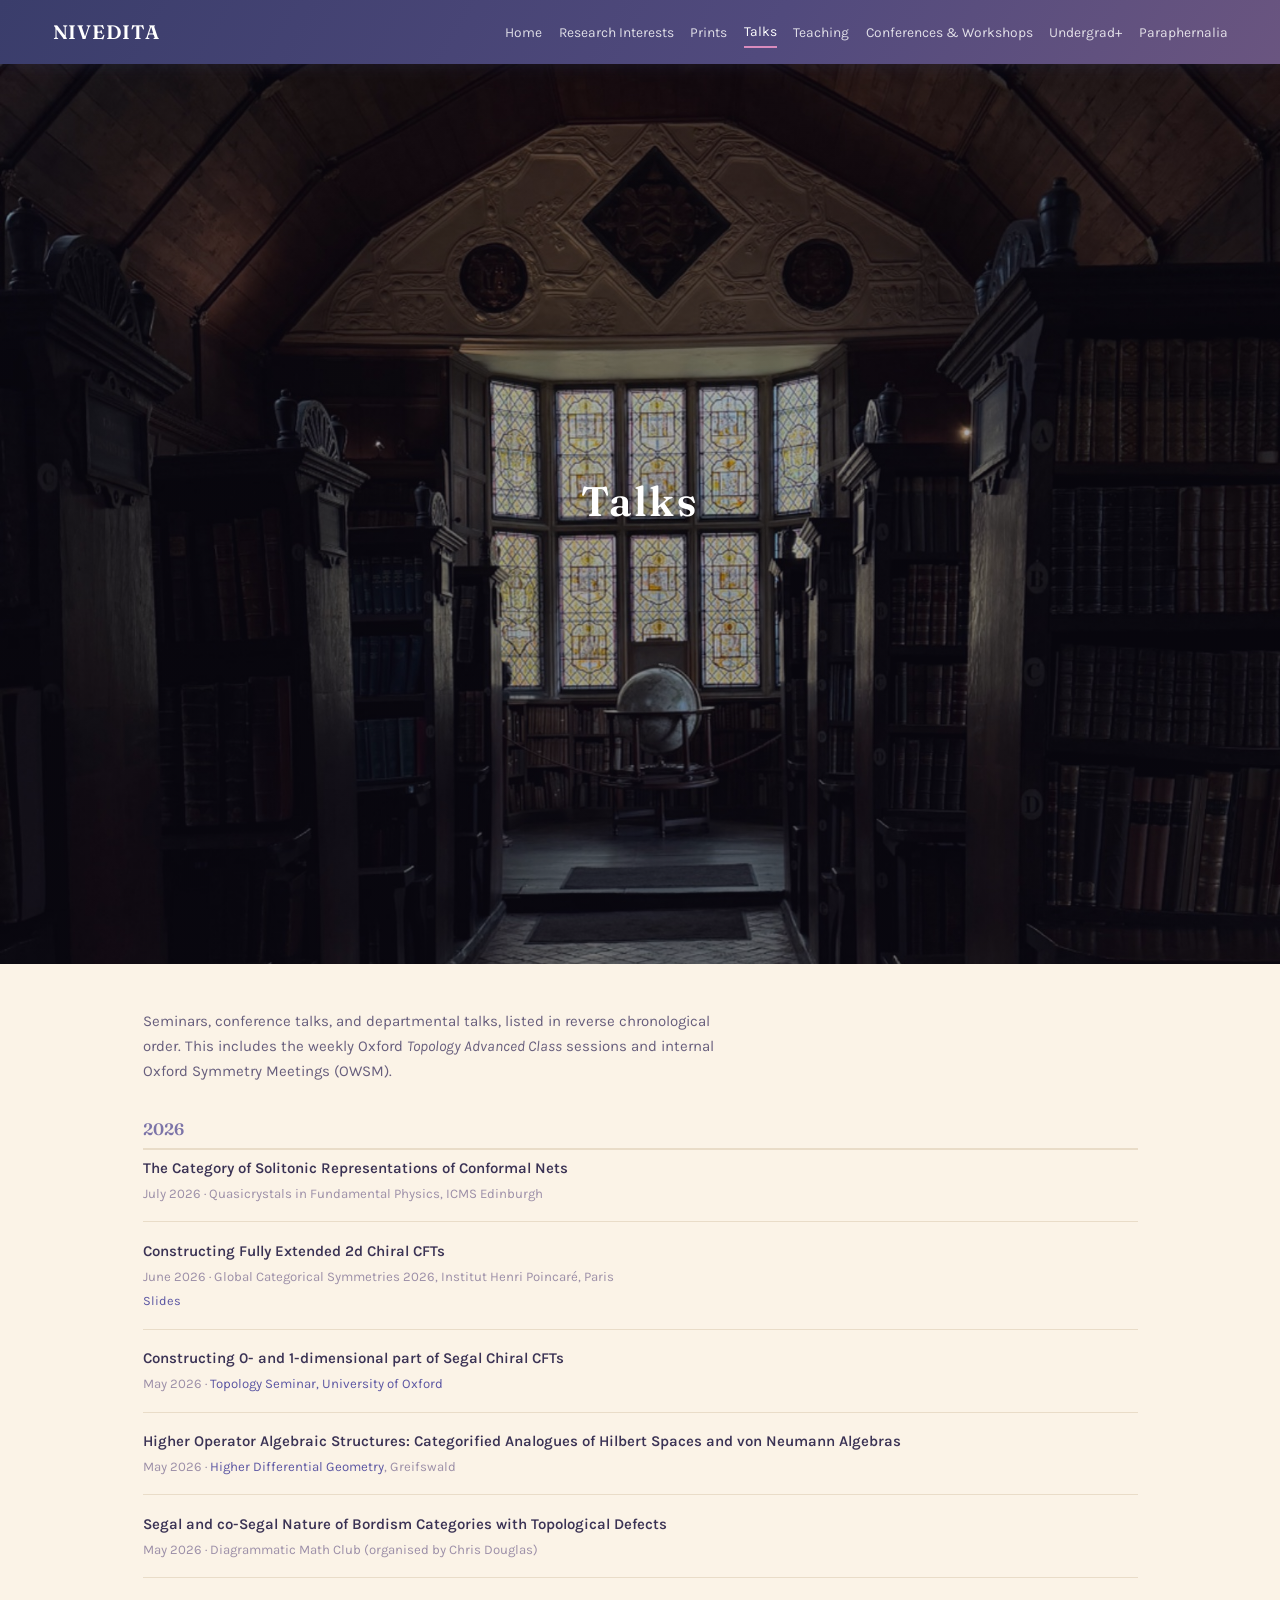
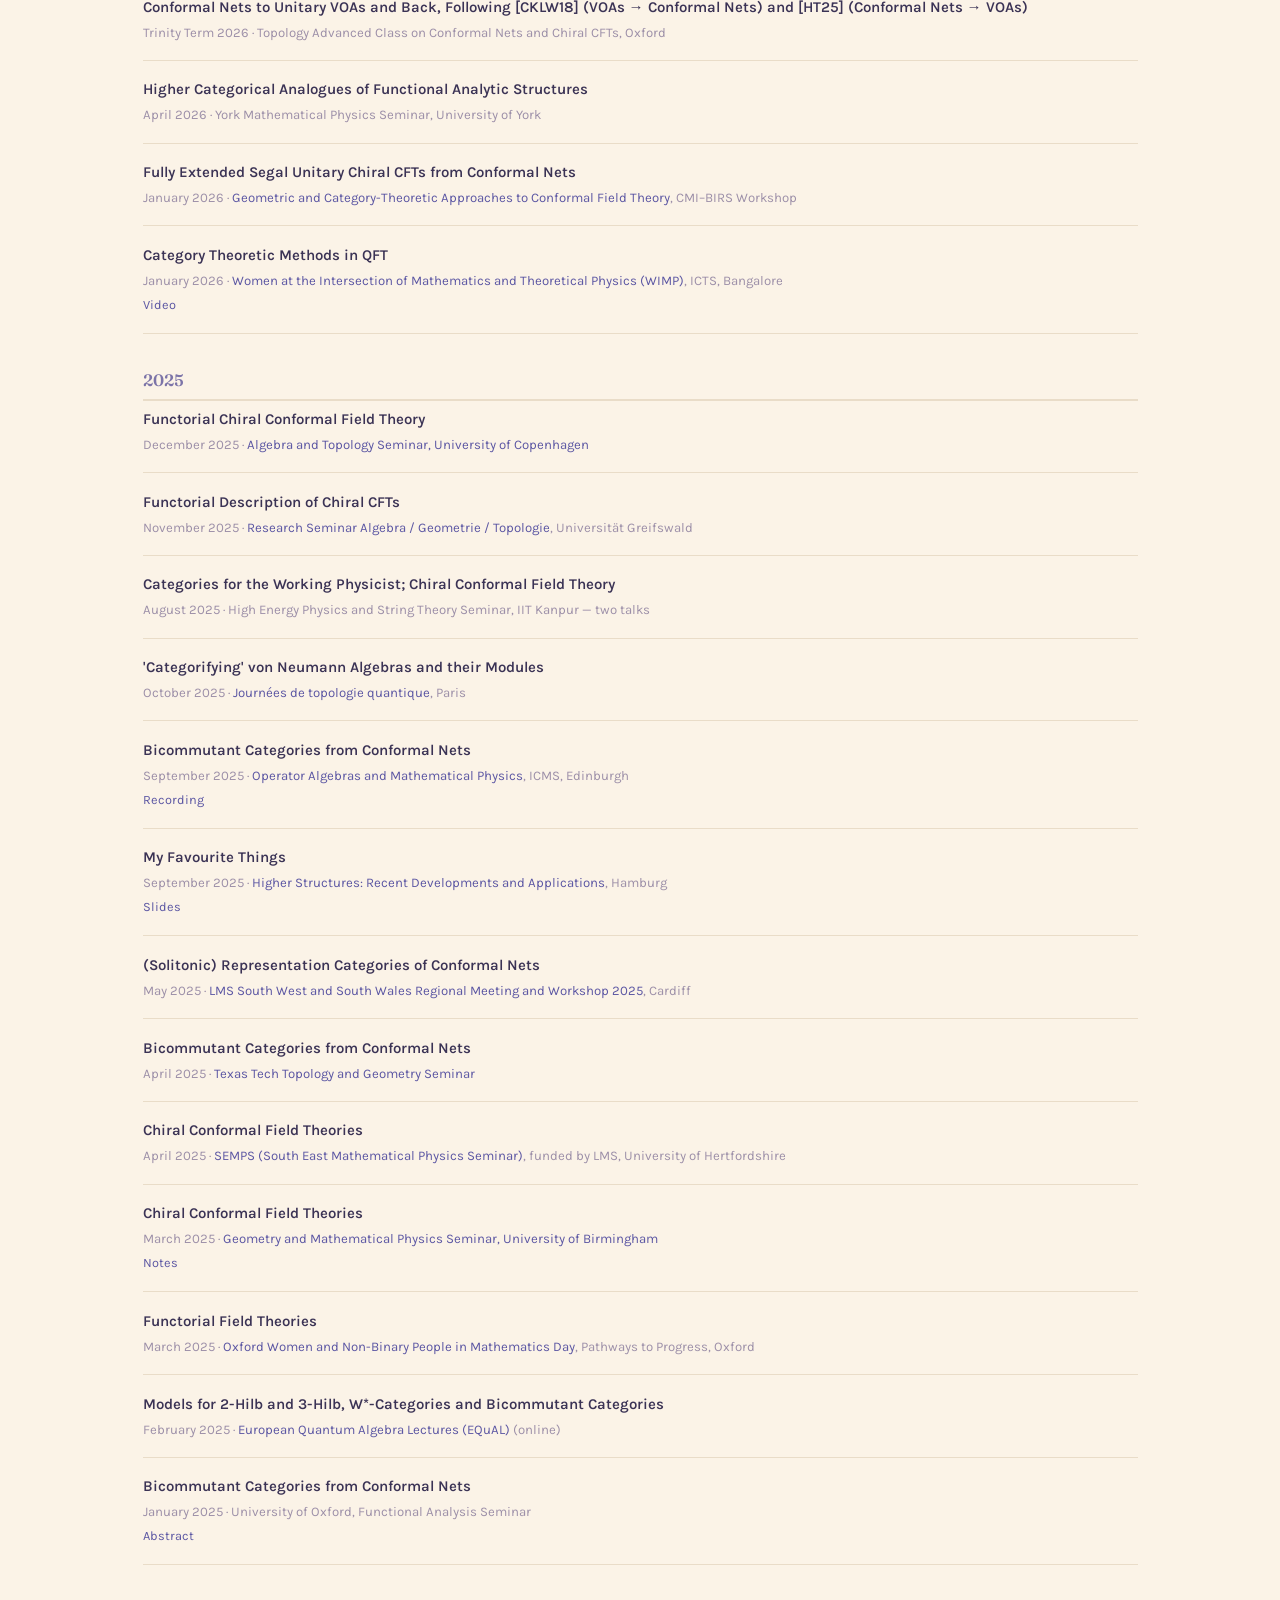
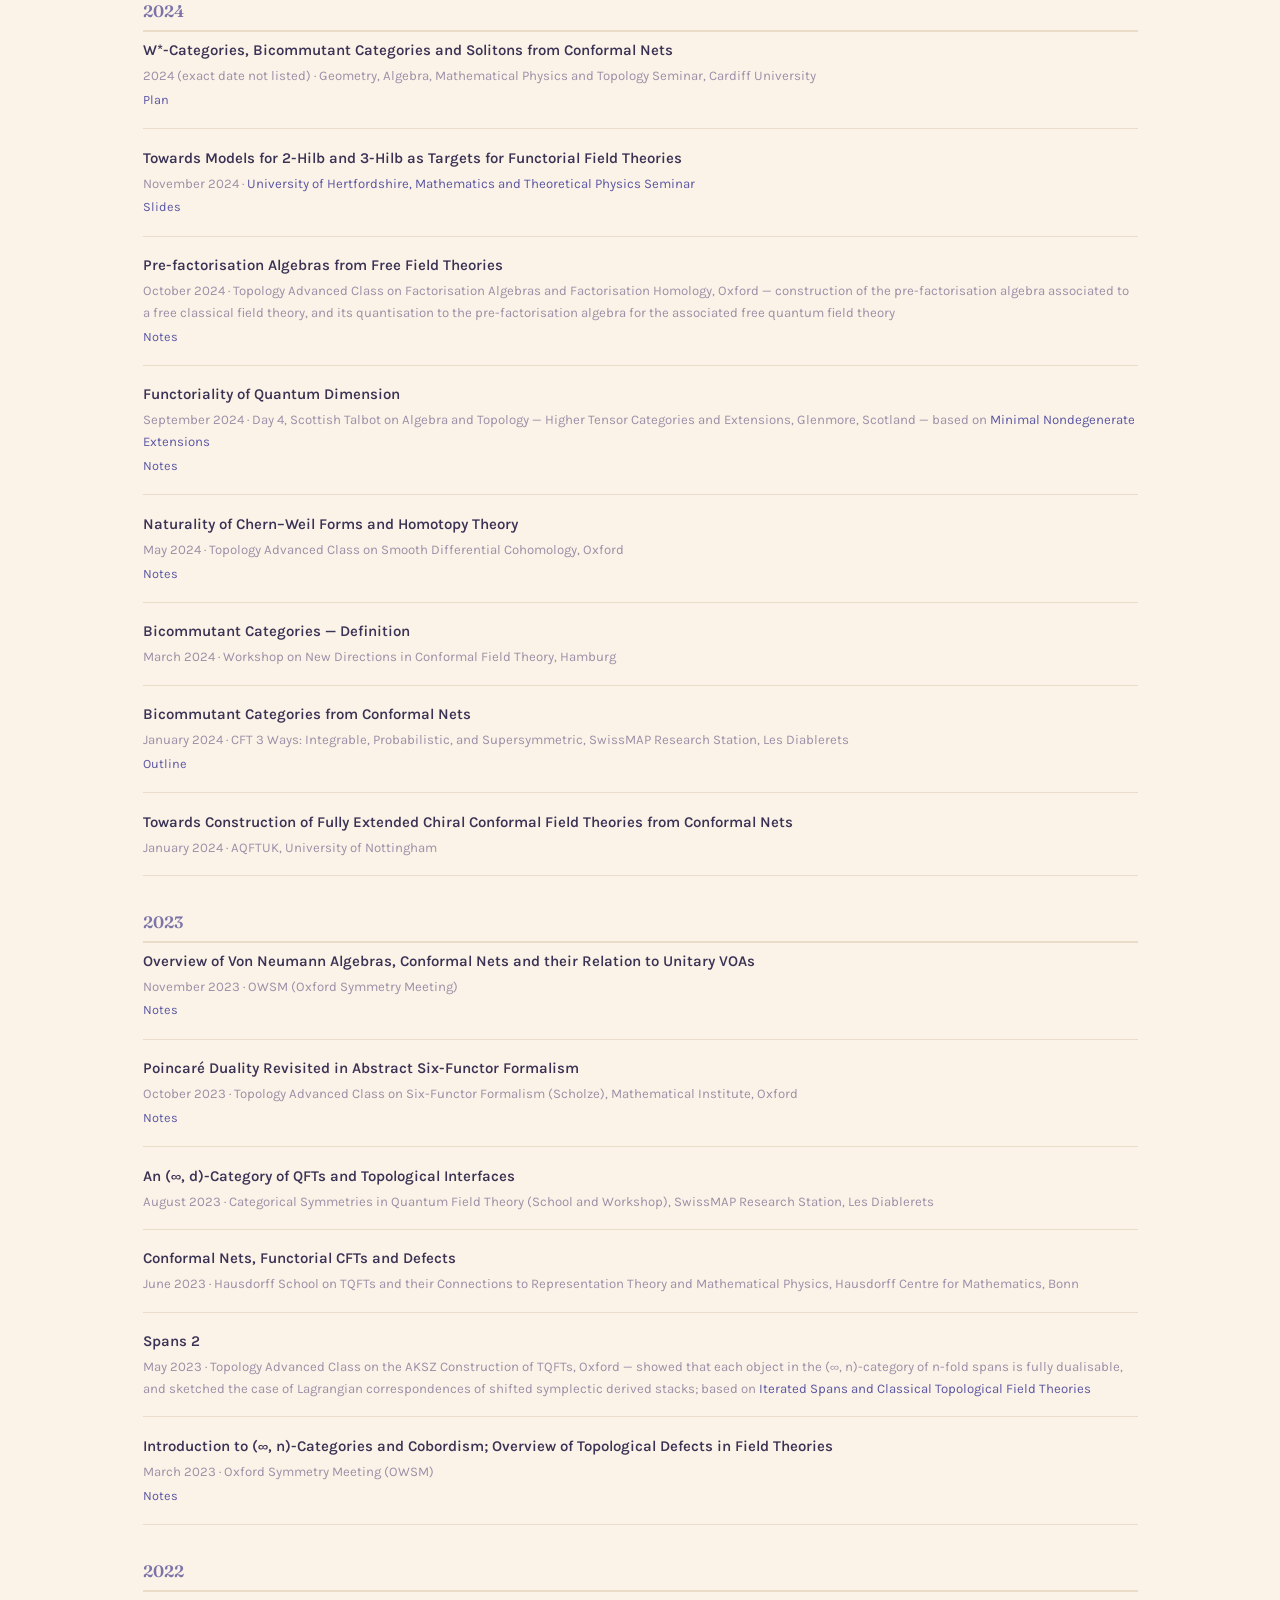
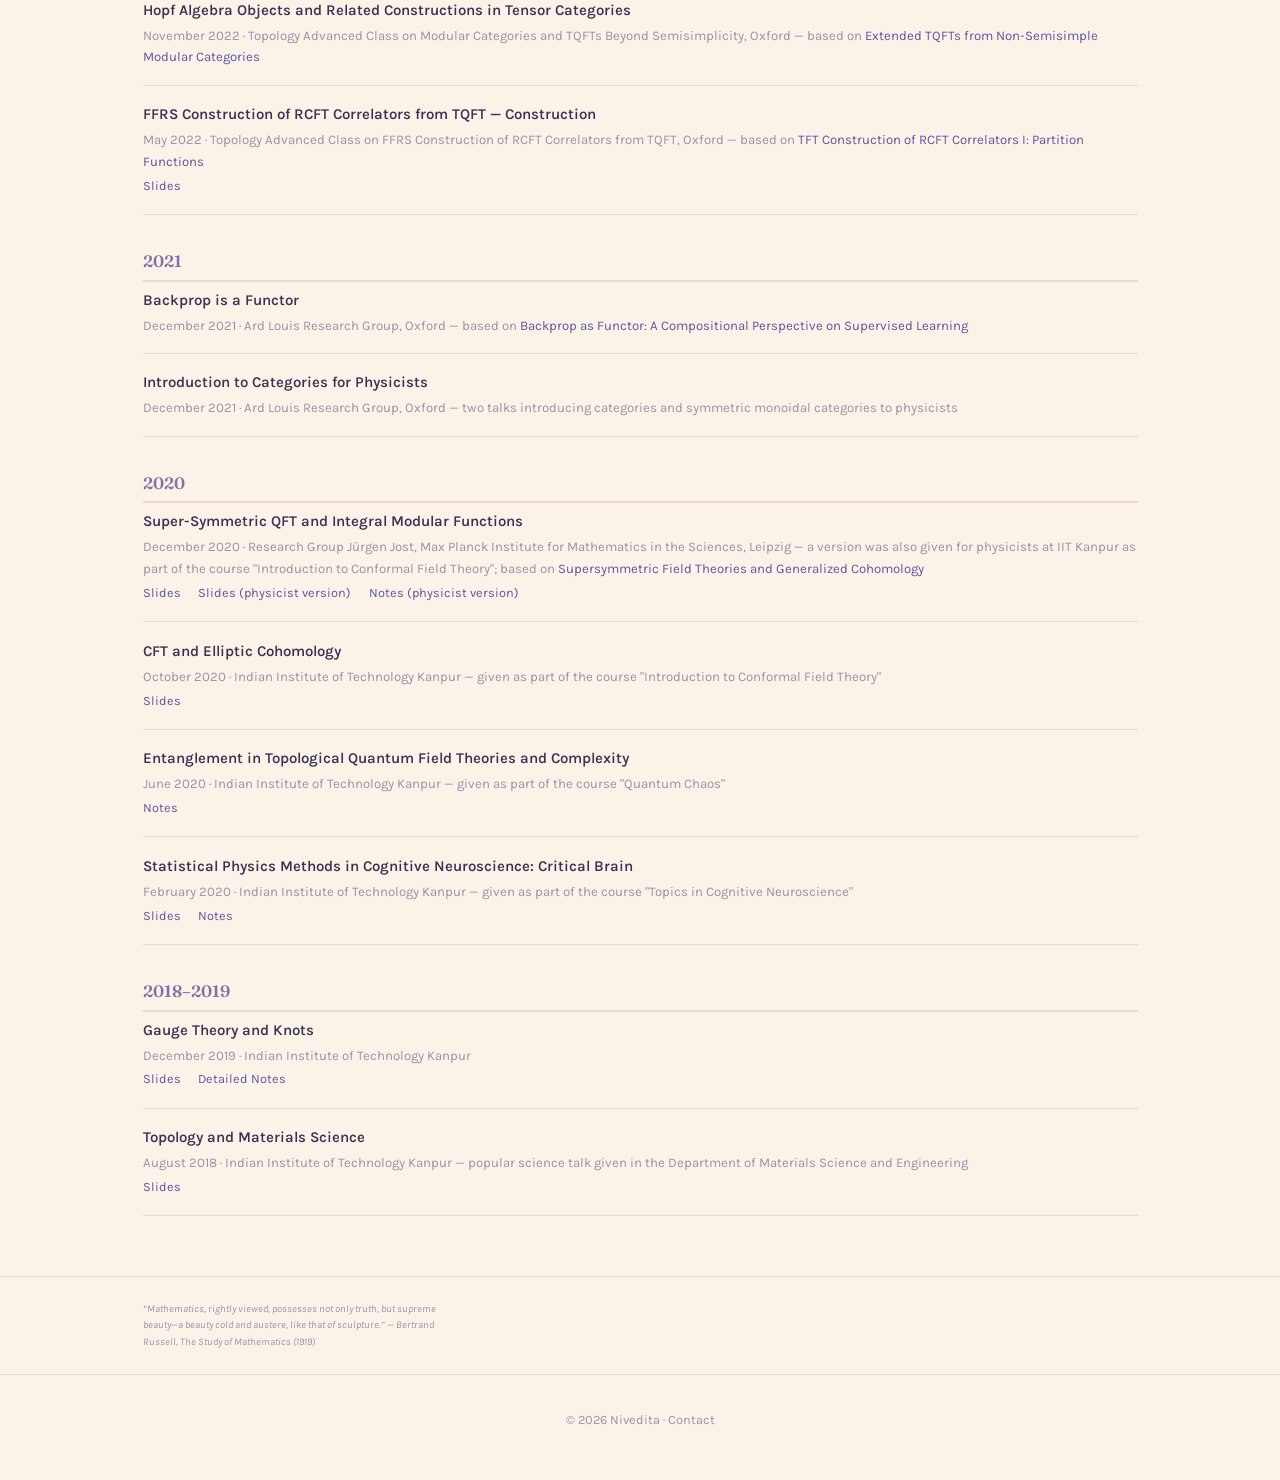
<file: talks.html>
<!DOCTYPE html>
<html lang="en">
<head>
<meta charset="UTF-8" />
<meta name="viewport" content="width=device-width, initial-scale=1.0" />
<title>Nivedita — Talks</title>
<link rel="icon" href="data:,">
<link rel="preconnect" href="https://fonts.googleapis.com">
<link href="https://fonts.googleapis.com/css2?family=Fraunces:ital,opsz,wght@0,9..144,300..700;1,9..144,300..700&family=Karla:ital,wght@0,400;0,500;0,600;0,700;1,400&display=swap" rel="stylesheet">
<link rel="stylesheet" href="assets/css/style.css?v=16" />
</head>
<body data-page="talks">

<header class="site-header">
  <nav class="nav-bar">
    <a class="brand" href="index.html">NIVEDITA</a>
    <button class="nav-toggle" aria-label="Toggle navigation">☰ Menu</button>
    <ul class="nav-links">
      <li><a data-page="home" href="index.html">Home</a></li>
      <li><a data-page="research" href="research.html">Research Interests</a></li>
      <li><a data-page="publications" href="publications.html">Prints</a></li>
      <li><a data-page="talks" href="talks.html">Talks</a></li>
      <li><a data-page="teaching" href="teaching.html">Teaching</a></li>
      <li><a data-page="conferences" href="conferences.html">Conferences &amp; Workshops</a></li>
      <li><a data-page="undergrad" href="undergrad.html">Undergrad+</a></li>
      <li><a data-page="videos" href="videos.html">Paraphernalia</a></li>
    </ul>
  </nav>
</header>

<section class="hero hero--page hero--tall hero--talks">
  <div class="container">
    <h1>Talks</h1>
  </div>
</section>

<main>
  <div class="container">
    <p class="section-intro">Seminars, conference talks, and departmental talks, listed in reverse chronological order. This includes the weekly Oxford <em>Topology Advanced Class</em> sessions and internal Oxford Symmetry Meetings (OWSM).</p>

    <div class="year-heading">2026</div>
    <ul class="entry-list">
      <li><span class="entry-title">The Category of Solitonic Representations of Conformal Nets</span><span class="entry-meta">July 2026 · Quasicrystals in Fundamental Physics, ICMS Edinburgh</span></li>
      <li><span class="entry-title">Constructing Fully Extended 2d Chiral CFTs</span><span class="entry-meta">June 2026 · Global Categorical Symmetries 2026, Institut Henri Poincaré, Paris</span>
        <div class="entry-links"><a href="https://indico.math.cnrs.fr/event/14721/contributions/15954/attachments/6609/11692/Slides%20GCS_Nivedita%20.pdf" target="_blank" rel="noopener">Slides</a></div>
      </li>
      <li><span class="entry-title">Constructing 0- and 1-dimensional part of Segal Chiral CFTs</span><span class="entry-meta">May 2026 · <a href="https://www.maths.ox.ac.uk/node/81189" target="_blank" rel="noopener">Topology Seminar, University of Oxford</a></span></li>
      <li><span class="entry-title">Higher Operator Algebraic Structures: Categorified Analogues of Hilbert Spaces and von Neumann Algebras</span><span class="entry-meta">May 2026 · <a href="https://www.wiko-greifswald.de/en/registrations/higher-differential-geometry/" target="_blank" rel="noopener">Higher Differential Geometry</a>, Greifswald</span></li>
      <li><span class="entry-title">Segal and co-Segal Nature of Bordism Categories with Topological Defects</span><span class="entry-meta">May 2026 · Diagrammatic Math Club (organised by Chris Douglas)</span></li>
      <li><span class="entry-title">Conformal Nets to Unitary VOAs and Back, Following [CKLW18] (VOAs → Conformal Nets) and [HT25] (Conformal Nets → VOAs)</span><span class="entry-meta">Trinity Term 2026 · Topology Advanced Class on Conformal Nets and Chiral CFTs, Oxford</span></li>
      <li><span class="entry-title">Higher Categorical Analogues of Functional Analytic Structures</span><span class="entry-meta">April 2026 · York Mathematical Physics Seminar, University of York</span></li>
      <li><span class="entry-title">Fully Extended Segal Unitary Chiral CFTs from Conformal Nets</span><span class="entry-meta">January 2026 · <a href="https://www.birs.ca/events/2026/5-day-workshops/26w5536/schedule" target="_blank" rel="noopener">Geometric and Category-Theoretic Approaches to Conformal Field Theory</a>, CMI–BIRS Workshop</span></li>
      <li><span class="entry-title">Category Theoretic Methods in QFT</span><span class="entry-meta">January 2026 · <a href="https://www.icts.res.in/discussion-meeting/WIMP" target="_blank" rel="noopener">Women at the Intersection of Mathematics and Theoretical Physics (WIMP)</a>, ICTS, Bangalore</span>
        <div class="entry-links"><a href="https://www.youtube.com/live/kBxXGiGZdlE?si=t1aKGA_GmT7aiQ-v" target="_blank" rel="noopener">Video</a></div>
      </li>
    </ul>

    <div class="year-heading">2025</div>
    <ul class="entry-list">
      <li><span class="entry-title">Functorial Chiral Conformal Field Theory</span><span class="entry-meta">December 2025 · <a href="https://www.math.ku.dk/english/calendar/events/algebratopology-seminar-15122025.2/" target="_blank" rel="noopener">Algebra and Topology Seminar, University of Copenhagen</a></span></li>
      <li><span class="entry-title">Functorial Description of Chiral CFTs</span><span class="entry-meta">November 2025 · <a href="https://math-inf.uni-greifswald.de/en/research/algebra-geometry-and-topology/research-seminar-algebra-/-geometrie-/-topologie/" target="_blank" rel="noopener">Research Seminar Algebra / Geometrie / Topologie</a>, Universität Greifswald</span></li>
      <li><span class="entry-title">Categories for the Working Physicist; Chiral Conformal Field Theory</span><span class="entry-meta">August 2025 · High Energy Physics and String Theory Seminar, IIT Kanpur — two talks</span></li>
      <li><span class="entry-title">'Categorifying' von Neumann Algebras and their Modules</span><span class="entry-meta">October 2025 · <a href="https://abrochier.org/jdtq.html" target="_blank" rel="noopener">Journées de topologie quantique</a>, Paris</span></li>
      <li><span class="entry-title">Bicommutant Categories from Conformal Nets</span><span class="entry-meta">September 2025 · <a href="https://icms.ac.uk/activities/workshop/oamp/" target="_blank" rel="noopener">Operator Algebras and Mathematical Physics</a>, ICMS, Edinburgh</span>
        <div class="entry-links"><a href="https://youtu.be/s456cgd6zOE?si=kBnx9I3LSx392UFU" target="_blank" rel="noopener">Recording</a></div>
      </li>
      <li><span class="entry-title">My Favourite Things</span><span class="entry-meta">September 2025 · <a href="https://www.math.uni-hamburg.de/home/dyckerhoff/HigherStructuresWorkshop2025/" target="_blank" rel="noopener">Higher Structures: Recent Developments and Applications</a>, Hamburg</span>
        <div class="entry-links"><a href="assets/files/talks/2025-09-my-favourite-things-slides.pdf" target="_blank" rel="noopener">Slides</a></div>
      </li>
      <li><span class="entry-title">(Solitonic) Representation Categories of Conformal Nets</span><span class="entry-meta">May 2025 · <a href="https://sites.google.com/view/lmsswswrmw2025/" target="_blank" rel="noopener">LMS South West and South Wales Regional Meeting and Workshop 2025</a>, Cardiff</span></li>
      <li><span class="entry-title">Bicommutant Categories from Conformal Nets</span><span class="entry-meta">April 2025 · <a href="https://dmitripavlov.org/geometry" target="_blank" rel="noopener">Texas Tech Topology and Geometry Seminar</a></span></li>
      <li><span class="entry-title">Chiral Conformal Field Theories</span><span class="entry-meta">April 2025 · <a href="https://www.kent.ac.uk/smsas/personal/tcd/webpages/MP/semps.htm" target="_blank" rel="noopener">SEMPS (South East Mathematical Physics Seminar)</a>, funded by LMS, University of Hertfordshire</span></li>
      <li><span class="entry-title">Chiral Conformal Field Theories</span><span class="entry-meta">March 2025 · <a href="https://www.birmingham.ac.uk/research/activity/mathematics/geometry-mathematical-physics/geometry-seminar" target="_blank" rel="noopener">Geometry and Mathematical Physics Seminar, University of Birmingham</a></span>
        <div class="entry-links"><a href="assets/files/talks/2025-03-chiral-cfts-birmingham-notes.pdf" target="_blank" rel="noopener">Notes</a></div>
      </li>
      <li><span class="entry-title">Functorial Field Theories</span><span class="entry-meta">March 2025 · <a href="https://www.oxwomeninmaths.co.uk/home" target="_blank" rel="noopener">Oxford Women and Non-Binary People in Mathematics Day</a>, Pathways to Progress, Oxford</span></li>
      <li><span class="entry-title">Models for 2-Hilb and 3-Hilb, W*-Categories and Bicommutant Categories</span><span class="entry-meta">February 2025 · <a href="https://sites.google.com/view/equalseminar/home" target="_blank" rel="noopener">European Quantum Algebra Lectures (EQuAL)</a> (online)</span></li>
      <li><span class="entry-title">Bicommutant Categories from Conformal Nets</span><span class="entry-meta">January 2025 · University of Oxford, Functional Analysis Seminar</span>
        <div class="entry-links"><a href="https://www.maths.ox.ac.uk/node/69925" target="_blank" rel="noopener">Abstract</a></div>
      </li>
    </ul>

    <div class="year-heading">2024</div>
    <ul class="entry-list">
      <li><span class="entry-title">W*-Categories, Bicommutant Categories and Solitons from Conformal Nets</span><span class="entry-meta">2024 (exact date not listed) · Geometry, Algebra, Mathematical Physics and Topology Seminar, Cardiff University</span>
        <div class="entry-links"><a href="assets/files/talks/2024-cardiff-wstar-bicommutant-plan.pdf" target="_blank" rel="noopener">Plan</a></div>
      </li>
      <li><span class="entry-title">Towards Models for 2-Hilb and 3-Hilb as Targets for Functorial Field Theories</span><span class="entry-meta">November 2024 · <a href="https://hertsmathphys.github.io/" target="_blank" rel="noopener">University of Hertfordshire, Mathematics and Theoretical Physics Seminar</a></span>
        <div class="entry-links"><a href="assets/files/talks/2024-11-hertfordshire-2hilb-3hilb-slides.pdf" target="_blank" rel="noopener">Slides</a></div>
      </li>
      <li><span class="entry-title">Pre-factorisation Algebras from Free Field Theories</span><span class="entry-meta">October 2024 · Topology Advanced Class on Factorisation Algebras and Factorisation Homology, Oxford — construction of the pre-factorisation algebra associated to a free classical field theory, and its quantisation to the pre-factorisation algebra for the associated free quantum field theory</span>
        <div class="entry-links"><a href="assets/files/talks/2024-10-prefactorisation-algebras-notes.pdf" target="_blank" rel="noopener">Notes</a></div>
      </li>
      <li><span class="entry-title">Functoriality of Quantum Dimension</span><span class="entry-meta">September 2024 · Day 4, Scottish Talbot on Algebra and Topology — Higher Tensor Categories and Extensions, Glenmore, Scotland — based on <a href="https://arxiv.org/abs/2105.15167" target="_blank" rel="noopener">Minimal Nondegenerate Extensions</a></span>
        <div class="entry-links"><a href="assets/files/talks/2024-09-functoriality-quantum-dimension-notes.pdf" target="_blank" rel="noopener">Notes</a></div>
      </li>
      <li><span class="entry-title">Naturality of Chern–Weil Forms and Homotopy Theory</span><span class="entry-meta">May 2024 · Topology Advanced Class on Smooth Differential Cohomology, Oxford</span>
        <div class="entry-links"><a href="assets/files/talks/2024-05-chern-weil-forms-freedhopkins2013.pdf" target="_blank" rel="noopener">Notes</a></div>
      </li>
      <li><span class="entry-title">Bicommutant Categories — Definition</span><span class="entry-meta">March 2024 · Workshop on New Directions in Conformal Field Theory, Hamburg</span></li>
      <li><span class="entry-title">Bicommutant Categories from Conformal Nets</span><span class="entry-meta">January 2024 · CFT 3 Ways: Integrable, Probabilistic, and Supersymmetric, SwissMAP Research Station, Les Diablerets</span>
        <div class="entry-links"><a href="assets/files/talks/2024-01-bicommutant-cft3ways-outline.pdf" target="_blank" rel="noopener">Outline</a></div>
      </li>
      <li><span class="entry-title">Towards Construction of Fully Extended Chiral Conformal Field Theories from Conformal Nets</span><span class="entry-meta">January 2024 · AQFTUK, University of Nottingham</span></li>
    </ul>

    <div class="year-heading">2023</div>
    <ul class="entry-list">
      <li><span class="entry-title">Overview of Von Neumann Algebras, Conformal Nets and their Relation to Unitary VOAs</span><span class="entry-meta">November 2023 · OWSM (Oxford Symmetry Meeting)</span>
        <div class="entry-links"><a href="assets/files/talks/2023-11-von-neumann-algebras-owsm-notes.pdf" target="_blank" rel="noopener">Notes</a></div>
      </li>
      <li><span class="entry-title">Poincaré Duality Revisited in Abstract Six-Functor Formalism</span><span class="entry-meta">October 2023 · Topology Advanced Class on Six-Functor Formalism (Scholze), Mathematical Institute, Oxford</span>
        <div class="entry-links"><a href="assets/files/talks/2023-10-poincare-duality-six-functor-notes.pdf" target="_blank" rel="noopener">Notes</a></div>
      </li>
      <li><span class="entry-title">An (∞, d)-Category of QFTs and Topological Interfaces</span><span class="entry-meta">August 2023 · Categorical Symmetries in Quantum Field Theory (School and Workshop), SwissMAP Research Station, Les Diablerets</span></li>
      <li><span class="entry-title">Conformal Nets, Functorial CFTs and Defects</span><span class="entry-meta">June 2023 · Hausdorff School on TQFTs and their Connections to Representation Theory and Mathematical Physics, Hausdorff Centre for Mathematics, Bonn</span></li>
      <li><span class="entry-title">Spans 2</span><span class="entry-meta">May 2023 · Topology Advanced Class on the AKSZ Construction of TQFTs, Oxford — showed that each object in the (∞, n)-category of n-fold spans is fully dualisable, and sketched the case of Lagrangian correspondences of shifted symplectic derived stacks; based on <a href="https://arxiv.org/abs/1409.0837" target="_blank" rel="noopener">Iterated Spans and Classical Topological Field Theories</a></span></li>
      <li><span class="entry-title">Introduction to (∞, n)-Categories and Cobordism; Overview of Topological Defects in Field Theories</span><span class="entry-meta">March 2023 · Oxford Symmetry Meeting (OWSM)</span>
        <div class="entry-links"><a href="assets/files/talks/2023-03-infty-n-categories-owsm-notes.pdf" target="_blank" rel="noopener">Notes</a></div>
      </li>
    </ul>

    <div class="year-heading">2022</div>
    <ul class="entry-list">
      <li><span class="entry-title">Hopf Algebra Objects and Related Constructions in Tensor Categories</span><span class="entry-meta">November 2022 · Topology Advanced Class on Modular Categories and TQFTs Beyond Semisimplicity, Oxford — based on <a href="https://arxiv.org/abs/2103.04724" target="_blank" rel="noopener">Extended TQFTs from Non-Semisimple Modular Categories</a></span></li>
      <li><span class="entry-title">FFRS Construction of RCFT Correlators from TQFT — Construction</span><span class="entry-meta">May 2022 · Topology Advanced Class on FFRS Construction of RCFT Correlators from TQFT, Oxford — based on <a href="https://arxiv.org/abs/hep-th/0204148" target="_blank" rel="noopener">TFT Construction of RCFT Correlators I: Partition Functions</a></span>
        <div class="entry-links"><a href="assets/files/talks/2022-05-ffrs-construction-slides.pdf" target="_blank" rel="noopener">Slides</a></div>
      </li>
    </ul>

    <div class="year-heading">2021</div>
    <ul class="entry-list">
      <li><span class="entry-title">Backprop is a Functor</span><span class="entry-meta">December 2021 · Ard Louis Research Group, Oxford — based on <a href="https://arxiv.org/abs/1711.10455" target="_blank" rel="noopener">Backprop as Functor: A Compositional Perspective on Supervised Learning</a></span></li>
      <li><span class="entry-title">Introduction to Categories for Physicists</span><span class="entry-meta">December 2021 · Ard Louis Research Group, Oxford — two talks introducing categories and symmetric monoidal categories to physicists</span></li>
    </ul>

    <div class="year-heading">2020</div>
    <ul class="entry-list">
      <li><span class="entry-title">Super-Symmetric QFT and Integral Modular Functions</span><span class="entry-meta">December 2020 · Research Group Jürgen Jost, Max Planck Institute for Mathematics in the Sciences, Leipzig — a version was also given for physicists at IIT Kanpur as part of the course "Introduction to Conformal Field Theory"; based on <a href="https://arxiv.org/abs/1108.0189" target="_blank" rel="noopener">Supersymmetric Field Theories and Generalized Cohomology</a></span>
        <div class="entry-links">
          <a href="assets/files/talks/2020-12-sqft-slides.pdf" target="_blank" rel="noopener">Slides</a>
          <a href="assets/files/talks/2020-12-sqft-slides-physicist-version.pdf" target="_blank" rel="noopener">Slides (physicist version)</a>
          <a href="assets/files/talks/2020-12-sqft-notes-physicist-version.pdf" target="_blank" rel="noopener">Notes (physicist version)</a>
        </div>
      </li>
      <li><span class="entry-title">CFT and Elliptic Cohomology</span><span class="entry-meta">October 2020 · Indian Institute of Technology Kanpur — given as part of the course "Introduction to Conformal Field Theory"</span>
        <div class="entry-links"><a href="assets/files/talks/2020-10-cft-elliptic-cohomology-slides.pdf" target="_blank" rel="noopener">Slides</a></div>
      </li>
      <li><span class="entry-title">Entanglement in Topological Quantum Field Theories and Complexity</span><span class="entry-meta">June 2020 · Indian Institute of Technology Kanpur — given as part of the course "Quantum Chaos"</span>
        <div class="entry-links"><a href="assets/files/talks/2020-06-entanglement-tqft-complexity-notes.pdf" target="_blank" rel="noopener">Notes</a></div>
      </li>
      <li><span class="entry-title">Statistical Physics Methods in Cognitive Neuroscience: Critical Brain</span><span class="entry-meta">February 2020 · Indian Institute of Technology Kanpur — given as part of the course "Topics in Cognitive Neuroscience"</span>
        <div class="entry-links">
          <a href="assets/files/talks/2020-02-critical-brain-slides.pdf" target="_blank" rel="noopener">Slides</a>
          <a href="assets/files/talks/2020-02-critical-brain-notes.pdf" target="_blank" rel="noopener">Notes</a>
        </div>
      </li>
    </ul>

    <div class="year-heading">2018–2019</div>
    <ul class="entry-list">
      <li><span class="entry-title">Gauge Theory and Knots</span><span class="entry-meta">December 2019 · Indian Institute of Technology Kanpur</span>
        <div class="entry-links">
          <a href="assets/files/talks/2019-12-gauge-theory-knots-slides.pdf" target="_blank" rel="noopener">Slides</a>
          <a href="assets/files/talks/2019-12-gauge-theory-knots-detailed-notes.pdf" target="_blank" rel="noopener">Detailed Notes</a>
        </div>
      </li>
      <li><span class="entry-title">Topology and Materials Science</span><span class="entry-meta">August 2018 · Indian Institute of Technology Kanpur — popular science talk given in the Department of Materials Science and Engineering</span>
        <div class="entry-links"><a href="assets/files/talks/2018-08-topology-materials-science-slides.pdf" target="_blank" rel="noopener">Slides</a></div>
      </li>
    </ul>

  </div>
</main>

<div class="page-footnotes">
  <div class="container">
    <p>&ldquo;Mathematics, rightly viewed, possesses not only truth, but supreme beauty&mdash;a beauty cold and austere, like that of sculpture.&rdquo; &mdash; Bertrand Russell, <cite>The Study of Mathematics</cite> (1919)</p>
  </div>
</div>

<footer class="site-footer">
  <div class="container">
    <p>&copy; <span id="year"></span> Nivedita &middot; <button type="button" class="link-button" data-open-contact>Contact</button></p>
  </div>
</footer>

<dialog id="contact-dialog" class="contact-dialog">
  <form method="dialog" class="contact-dialog-inner">
    <button type="submit" class="dialog-close" aria-label="Close">&times;</button>
    <h2>Get in Touch</h2>
    <p>The best way to reach me is by email:</p>
    <p class="contact-email"><a href="mailto:nivedita@perimeterinstitute.ca">nivedita@perimeterinstitute.ca</a></p>
    <div class="contact-social">
      <a href="https://www.linkedin.com/in/niveditanivedita/" target="_blank" rel="noopener" aria-label="LinkedIn" class="social-icon-link"><svg viewBox="0 0 24 24" aria-hidden="true"><rect x="2" y="2" width="20" height="20" rx="4" fill="none" stroke="currentColor" stroke-width="2"/><text x="12" y="16.5" text-anchor="middle" font-family="Arial, sans-serif" font-weight="700" font-size="11" fill="currentColor">in</text></svg></a>
      <a href="https://www.instagram.com/vijnivedita/" target="_blank" rel="noopener" aria-label="Instagram" class="social-icon-link"><svg viewBox="0 0 24 24" aria-hidden="true"><rect x="2" y="2" width="20" height="20" rx="6" fill="none" stroke="currentColor" stroke-width="2"/><circle cx="12" cy="12" r="5" fill="none" stroke="currentColor" stroke-width="2"/><circle cx="17.3" cy="6.7" r="1.3" fill="currentColor"/></svg></a>
    </div>
  </form>
</dialog>

<script src="assets/js/main.js?v=2"></script>
<script>document.getElementById('year').textContent = new Date().getFullYear();</script>
</body>
</html>
</file>
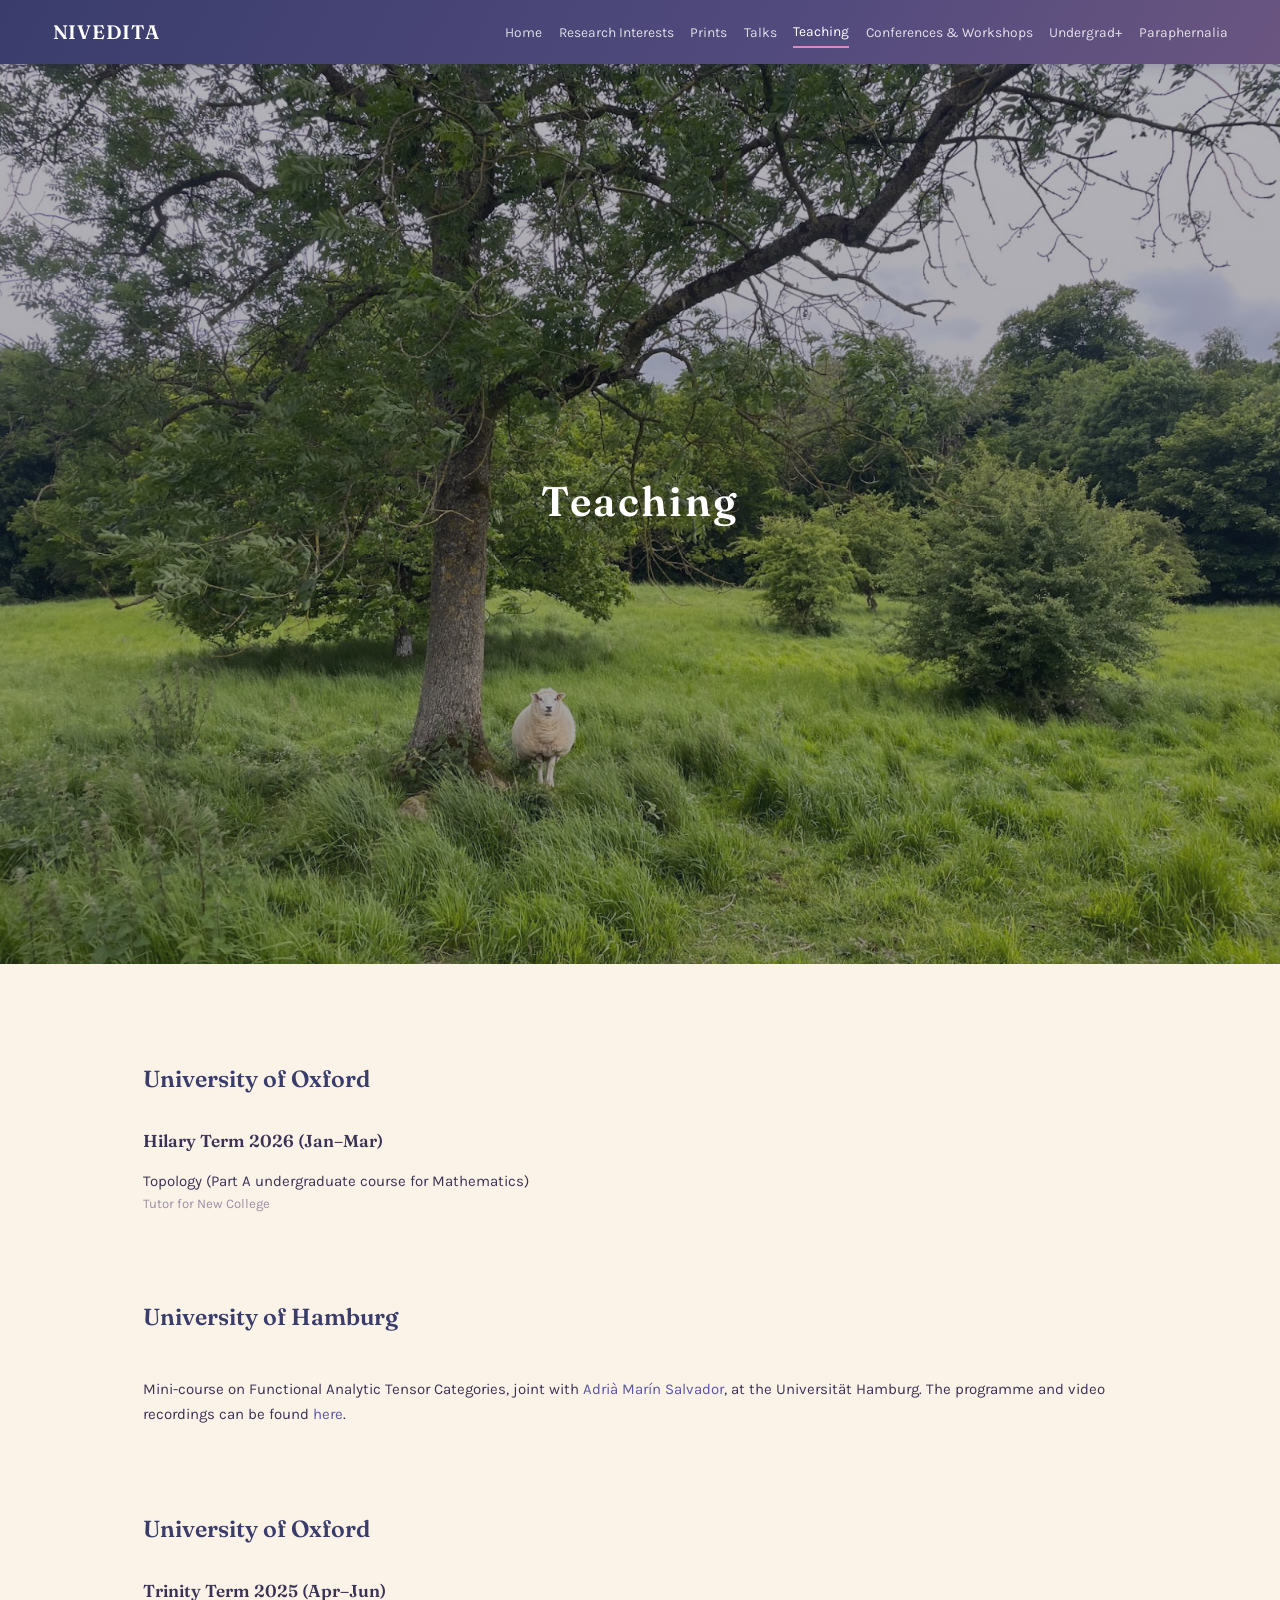
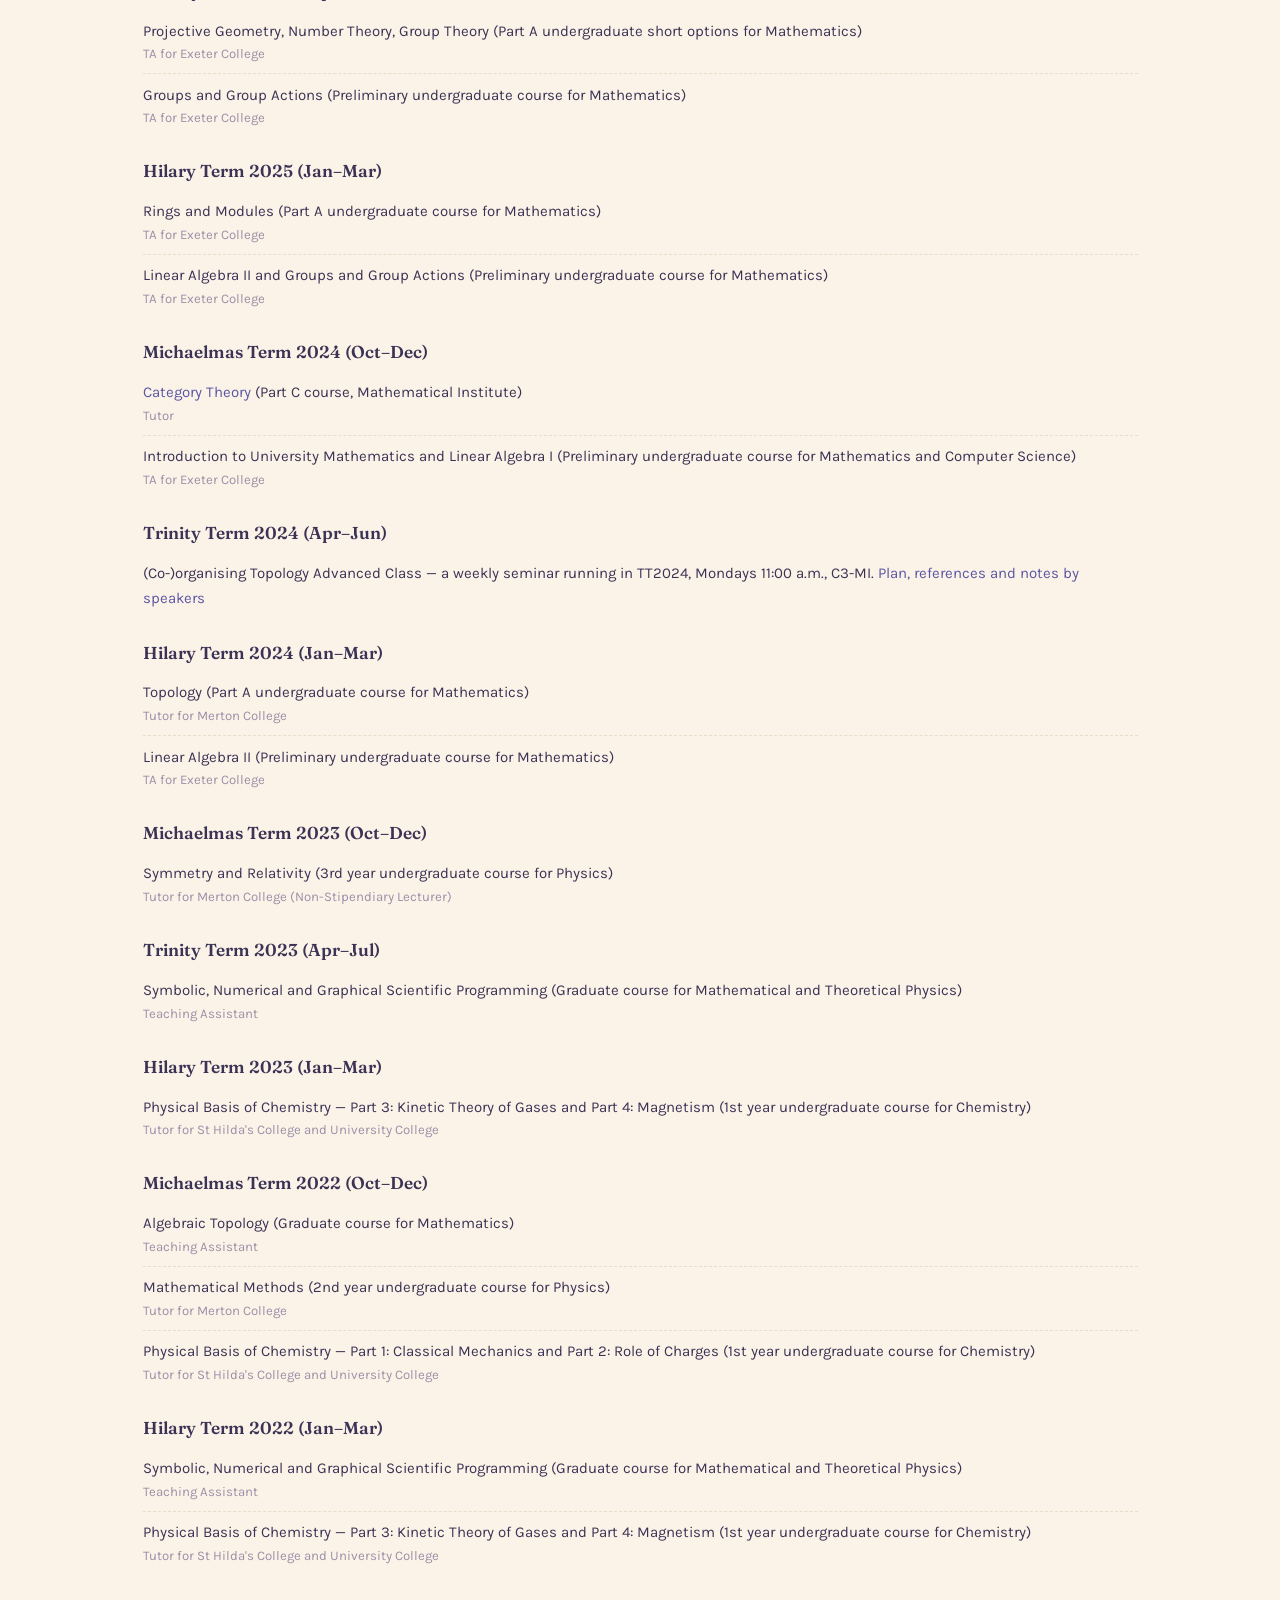
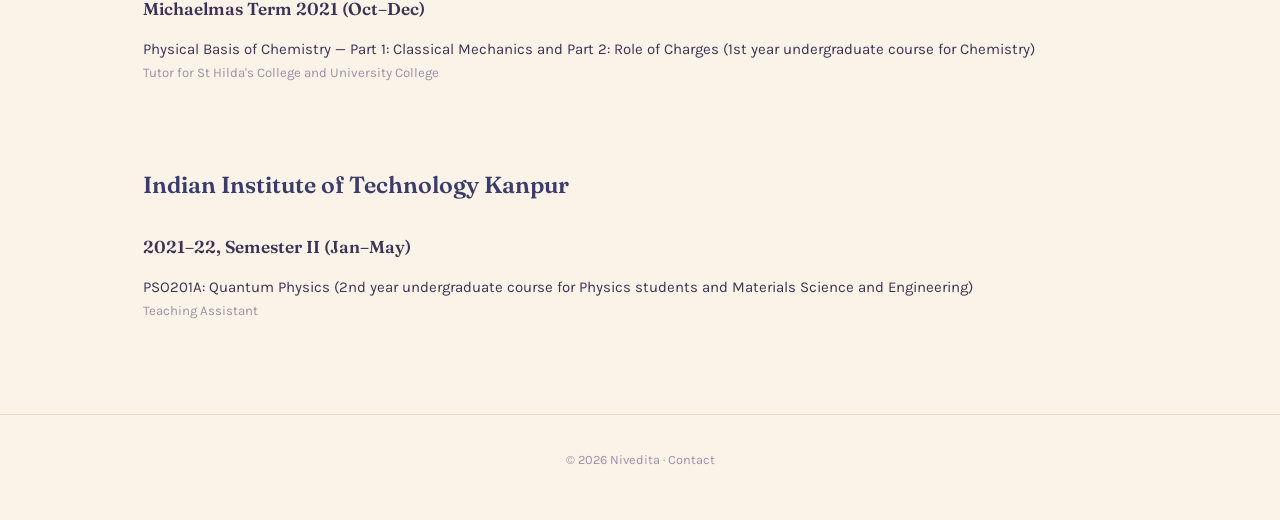
<file: teaching.html>
<!DOCTYPE html>
<html lang="en">
<head>
<meta charset="UTF-8" />
<meta name="viewport" content="width=device-width, initial-scale=1.0" />
<title>Nivedita — Teaching</title>
<link rel="icon" href="data:,">
<link rel="preconnect" href="https://fonts.googleapis.com">
<link href="https://fonts.googleapis.com/css2?family=Fraunces:ital,opsz,wght@0,9..144,300..700;1,9..144,300..700&family=Karla:ital,wght@0,400;0,500;0,600;0,700;1,400&display=swap" rel="stylesheet">
<link rel="stylesheet" href="assets/css/style.css?v=16" />
</head>
<body data-page="teaching">

<header class="site-header">
  <nav class="nav-bar">
    <a class="brand" href="index.html">NIVEDITA</a>
    <button class="nav-toggle" aria-label="Toggle navigation">☰ Menu</button>
    <ul class="nav-links">
      <li><a data-page="home" href="index.html">Home</a></li>
      <li><a data-page="research" href="research.html">Research Interests</a></li>
      <li><a data-page="publications" href="publications.html">Prints</a></li>
      <li><a data-page="talks" href="talks.html">Talks</a></li>
      <li><a data-page="teaching" href="teaching.html">Teaching</a></li>
      <li><a data-page="conferences" href="conferences.html">Conferences &amp; Workshops</a></li>
      <li><a data-page="undergrad" href="undergrad.html">Undergrad+</a></li>
      <li><a data-page="videos" href="videos.html">Paraphernalia</a></li>
    </ul>
  </nav>
</header>

<section class="hero hero--page hero--tall hero--teaching">
  <div class="container">
    <h1>Teaching</h1>
  </div>
</section>

<main>
  <div class="container">
    <h2>University of Oxford</h2>

    <div class="term-block">
      <h3>Hilary Term 2026 (Jan–Mar)</h3>
      <ul class="course-list">
        <li>Topology (Part A undergraduate course for Mathematics) <span class="role">Tutor for New College</span></li>
      </ul>
    </div>

    <h2>University of Hamburg</h2>
    <div class="term-block">
      <ul class="course-list">
        <li>Mini-course on Functional Analytic Tensor Categories, joint with <a href="https://www.adriamarin.com/home" target="_blank" rel="noopener">Adrià Marín Salvador</a>, at the Universität Hamburg. The programme and video recordings can be found <a href="https://wolke.math.uni-hamburg.de/index.php/s/ANC8Hc334FWkqPj?dir=/&editing=false&openfile=true" target="_blank" rel="noopener">here</a>.</li>
      </ul>
    </div>

    <h2>University of Oxford</h2>

    <div class="term-block">
      <h3>Trinity Term 2025 (Apr–Jun)</h3>
      <ul class="course-list">
        <li>Projective Geometry, Number Theory, Group Theory (Part A undergraduate short options for Mathematics) <span class="role">TA for Exeter College</span></li>
        <li>Groups and Group Actions (Preliminary undergraduate course for Mathematics) <span class="role">TA for Exeter College</span></li>
      </ul>
    </div>

    <div class="term-block">
      <h3>Hilary Term 2025 (Jan–Mar)</h3>
      <ul class="course-list">
        <li>Rings and Modules (Part A undergraduate course for Mathematics) <span class="role">TA for Exeter College</span></li>
        <li>Linear Algebra II and Groups and Group Actions (Preliminary undergraduate course for Mathematics) <span class="role">TA for Exeter College</span></li>
      </ul>
    </div>

    <div class="term-block">
      <h3>Michaelmas Term 2024 (Oct–Dec)</h3>
      <ul class="course-list">
        <li><a href="https://courses.maths.ox.ac.uk/course/view.php?id=5580" target="_blank" rel="noopener">Category Theory</a> (Part C course, Mathematical Institute) <span class="role">Tutor</span></li>
        <li>Introduction to University Mathematics and Linear Algebra I (Preliminary undergraduate course for Mathematics and Computer Science) <span class="role">TA for Exeter College</span></li>
      </ul>
    </div>

    <div class="term-block">
      <h3>Trinity Term 2024 (Apr–Jun)</h3>
      <ul class="course-list">
        <li>(Co-)organising Topology Advanced Class — a weekly seminar running in TT2024, Mondays 11:00 a.m., C3-MI. <a href="https://drive.google.com/file/d/1VFQnqvnEdt_6eVS5U8obOgrkMUzN5n5G/view?usp=share_link" target="_blank" rel="noopener">Plan, references and notes by speakers</a></li>
      </ul>
    </div>

    <div class="term-block">
      <h3>Hilary Term 2024 (Jan–Mar)</h3>
      <ul class="course-list">
        <li>Topology (Part A undergraduate course for Mathematics) <span class="role">Tutor for Merton College</span></li>
        <li>Linear Algebra II (Preliminary undergraduate course for Mathematics) <span class="role">TA for Exeter College</span></li>
      </ul>
    </div>

    <div class="term-block">
      <h3>Michaelmas Term 2023 (Oct–Dec)</h3>
      <ul class="course-list">
        <li>Symmetry and Relativity (3rd year undergraduate course for Physics) <span class="role">Tutor for Merton College (Non-Stipendiary Lecturer)</span></li>
      </ul>
    </div>

    <div class="term-block">
      <h3>Trinity Term 2023 (Apr–Jul)</h3>
      <ul class="course-list">
        <li>Symbolic, Numerical and Graphical Scientific Programming (Graduate course for Mathematical and Theoretical Physics) <span class="role">Teaching Assistant</span></li>
      </ul>
    </div>

    <div class="term-block">
      <h3>Hilary Term 2023 (Jan–Mar)</h3>
      <ul class="course-list">
        <li>Physical Basis of Chemistry — Part 3: Kinetic Theory of Gases and Part 4: Magnetism (1st year undergraduate course for Chemistry) <span class="role">Tutor for St Hilda's College and University College</span></li>
      </ul>
    </div>

    <div class="term-block">
      <h3>Michaelmas Term 2022 (Oct–Dec)</h3>
      <ul class="course-list">
        <li>Algebraic Topology (Graduate course for Mathematics) <span class="role">Teaching Assistant</span></li>
        <li>Mathematical Methods (2nd year undergraduate course for Physics) <span class="role">Tutor for Merton College</span></li>
        <li>Physical Basis of Chemistry — Part 1: Classical Mechanics and Part 2: Role of Charges (1st year undergraduate course for Chemistry) <span class="role">Tutor for St Hilda's College and University College</span></li>
      </ul>
    </div>

    <div class="term-block">
      <h3>Hilary Term 2022 (Jan–Mar)</h3>
      <ul class="course-list">
        <li>Symbolic, Numerical and Graphical Scientific Programming (Graduate course for Mathematical and Theoretical Physics) <span class="role">Teaching Assistant</span></li>
        <li>Physical Basis of Chemistry — Part 3: Kinetic Theory of Gases and Part 4: Magnetism (1st year undergraduate course for Chemistry) <span class="role">Tutor for St Hilda's College and University College</span></li>
      </ul>
    </div>

    <div class="term-block">
      <h3>Michaelmas Term 2021 (Oct–Dec)</h3>
      <ul class="course-list">
        <li>Physical Basis of Chemistry — Part 1: Classical Mechanics and Part 2: Role of Charges (1st year undergraduate course for Chemistry) <span class="role">Tutor for St Hilda's College and University College</span></li>
      </ul>
    </div>

    <h2>Indian Institute of Technology Kanpur</h2>
    <div class="term-block">
      <h3>2021–22, Semester II (Jan–May)</h3>
      <ul class="course-list">
        <li>PSO201A: Quantum Physics (2nd year undergraduate course for Physics students and Materials Science and Engineering) <span class="role">Teaching Assistant</span></li>
      </ul>
    </div>

  </div>
</main>

<footer class="site-footer">
  <div class="container">
    <p>&copy; <span id="year"></span> Nivedita &middot; <button type="button" class="link-button" data-open-contact>Contact</button></p>
  </div>
</footer>

<dialog id="contact-dialog" class="contact-dialog">
  <form method="dialog" class="contact-dialog-inner">
    <button type="submit" class="dialog-close" aria-label="Close">&times;</button>
    <h2>Get in Touch</h2>
    <p>The best way to reach me is by email:</p>
    <p class="contact-email"><a href="mailto:nivedita@perimeterinstitute.ca">nivedita@perimeterinstitute.ca</a></p>
    <div class="contact-social">
      <a href="https://www.linkedin.com/in/niveditanivedita/" target="_blank" rel="noopener" aria-label="LinkedIn" class="social-icon-link"><svg viewBox="0 0 24 24" aria-hidden="true"><rect x="2" y="2" width="20" height="20" rx="4" fill="none" stroke="currentColor" stroke-width="2"/><text x="12" y="16.5" text-anchor="middle" font-family="Arial, sans-serif" font-weight="700" font-size="11" fill="currentColor">in</text></svg></a>
      <a href="https://www.instagram.com/vijnivedita/" target="_blank" rel="noopener" aria-label="Instagram" class="social-icon-link"><svg viewBox="0 0 24 24" aria-hidden="true"><rect x="2" y="2" width="20" height="20" rx="6" fill="none" stroke="currentColor" stroke-width="2"/><circle cx="12" cy="12" r="5" fill="none" stroke="currentColor" stroke-width="2"/><circle cx="17.3" cy="6.7" r="1.3" fill="currentColor"/></svg></a>
    </div>
  </form>
</dialog>

<script src="assets/js/main.js?v=2"></script>
<script>document.getElementById('year').textContent = new Date().getFullYear();</script>
</body>
</html>
</file>
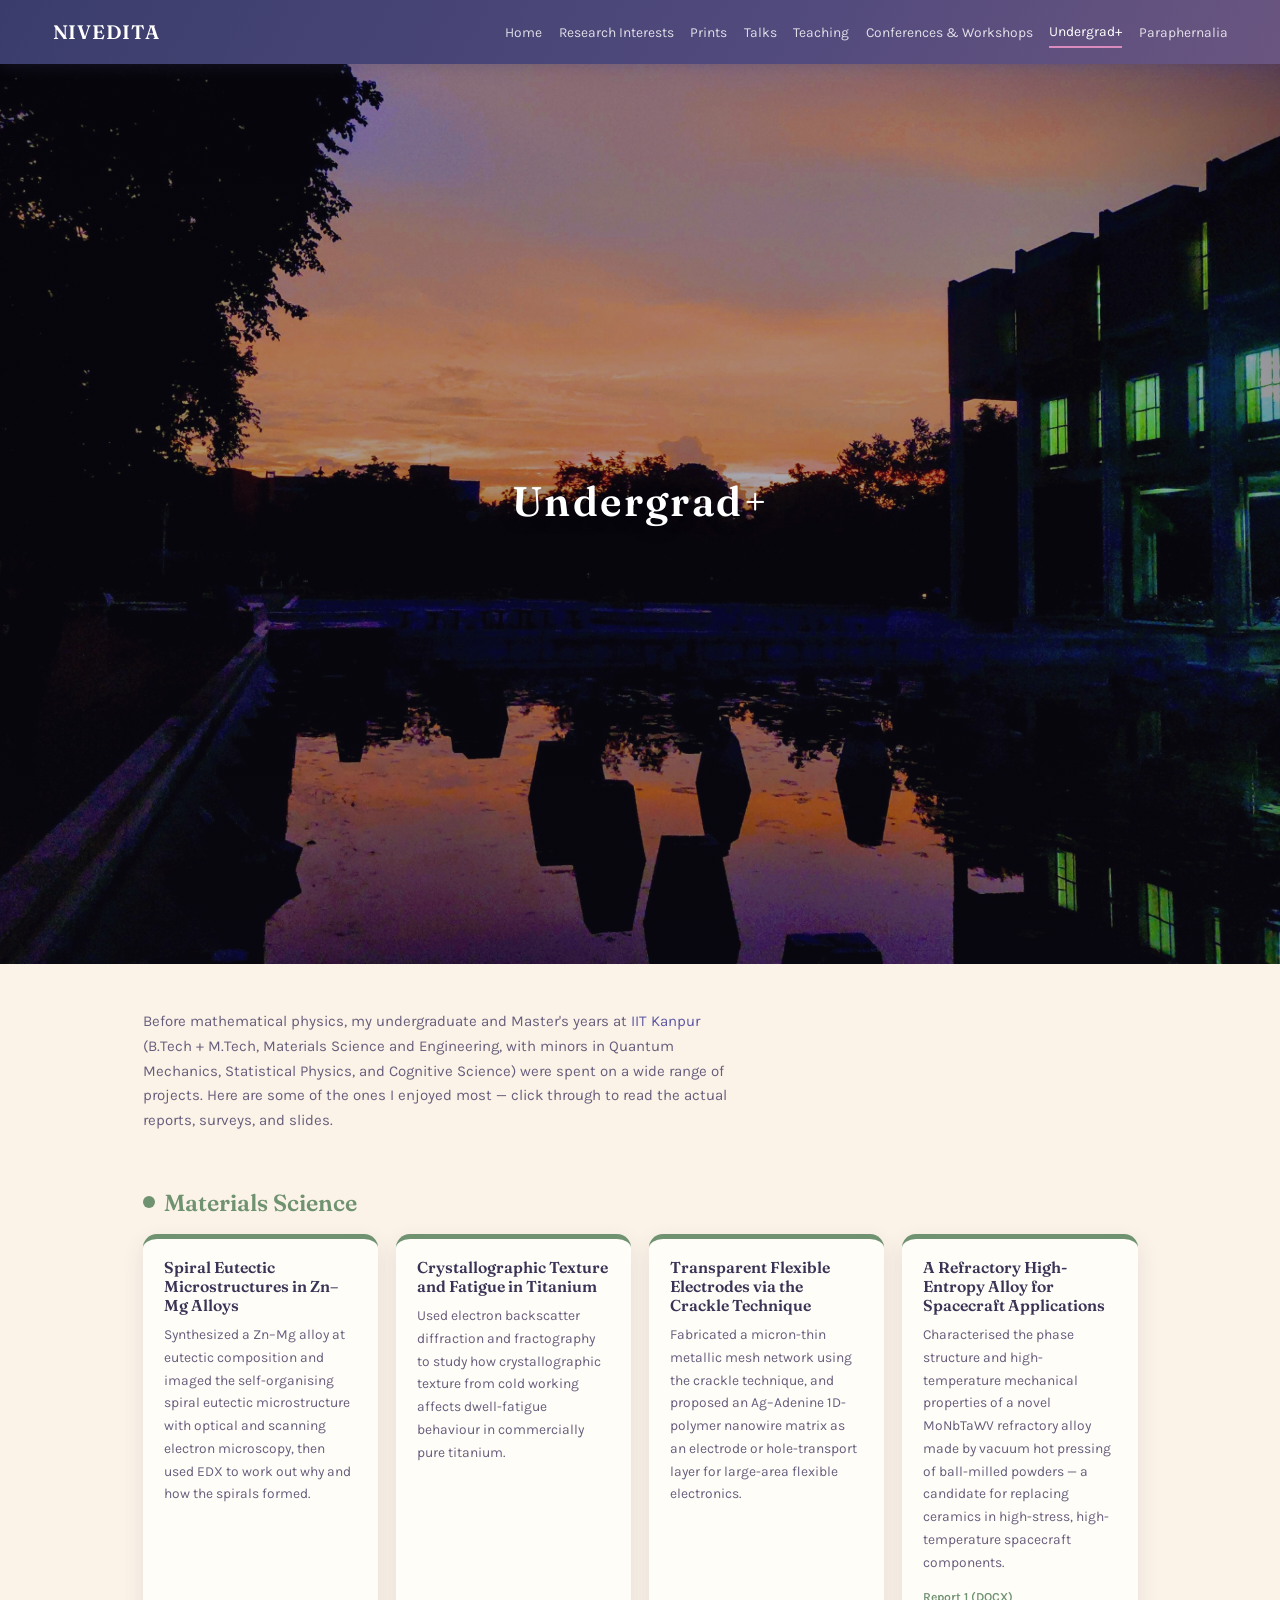
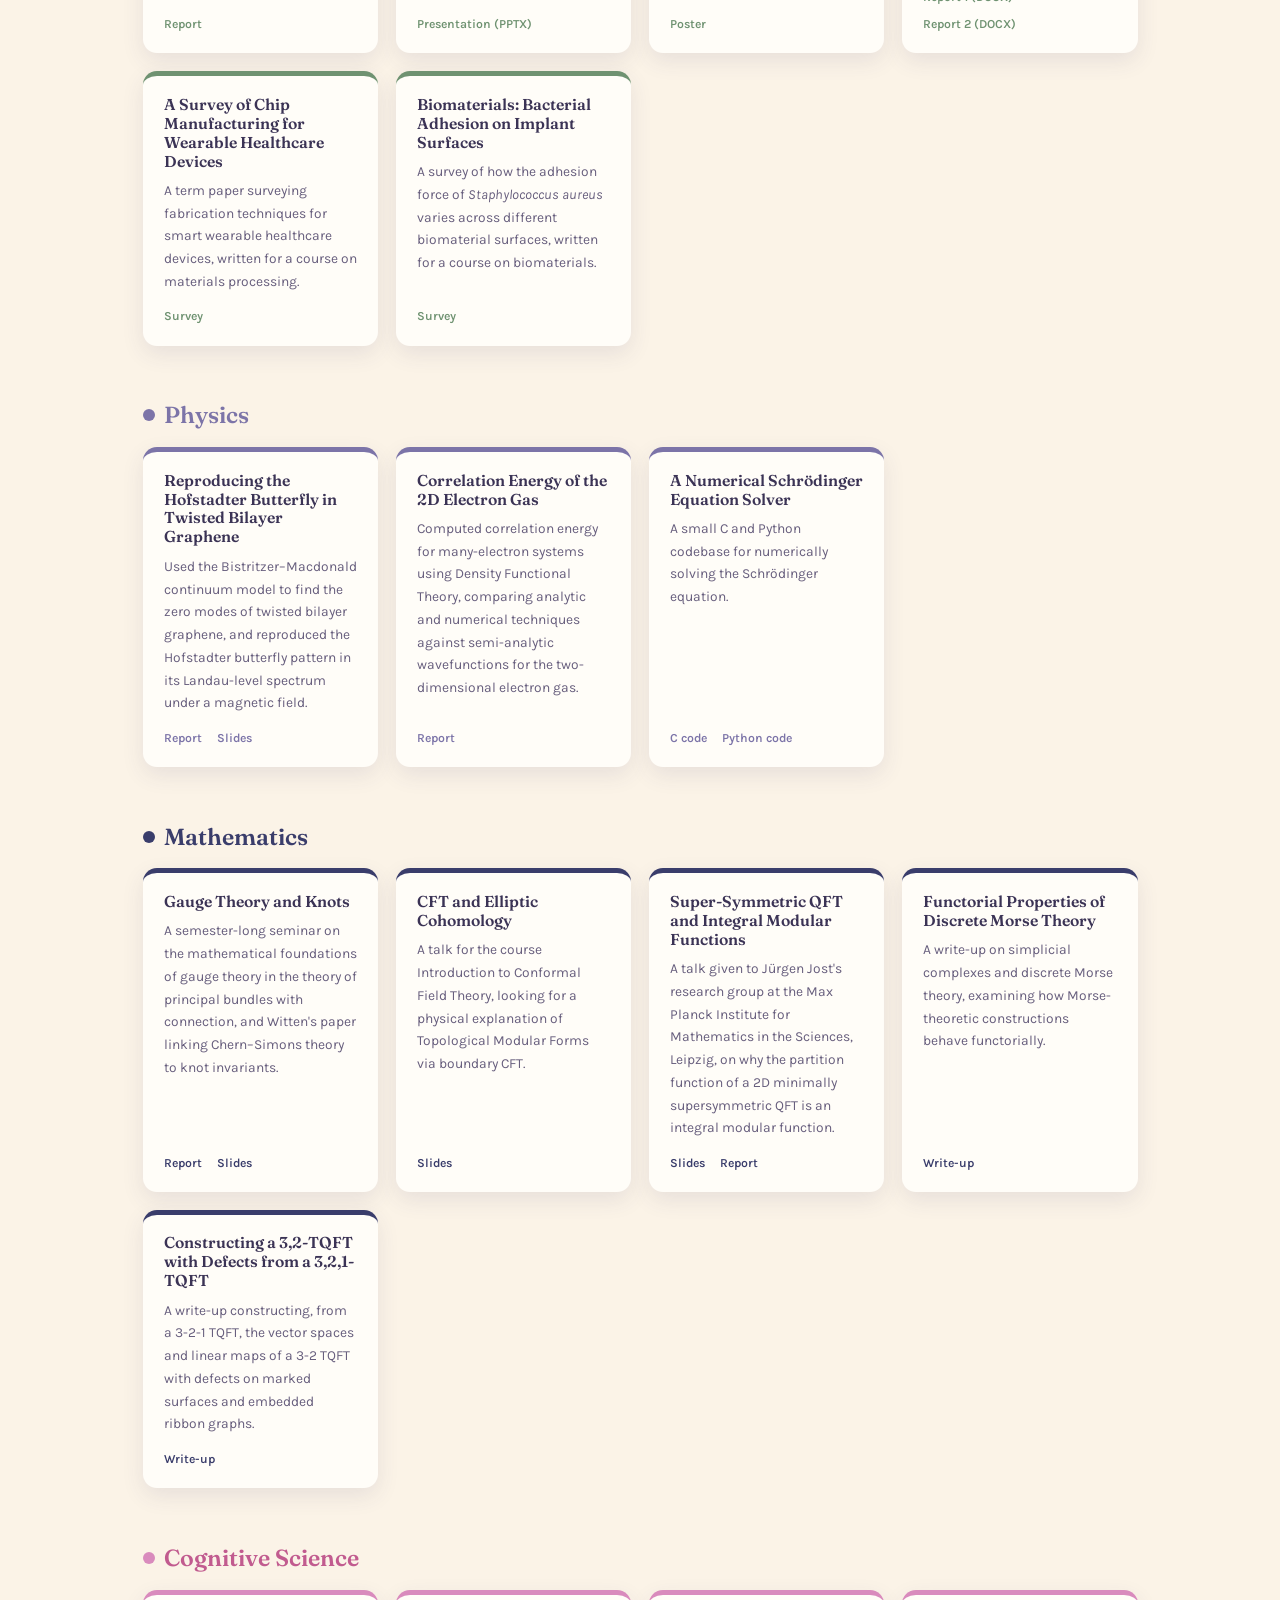
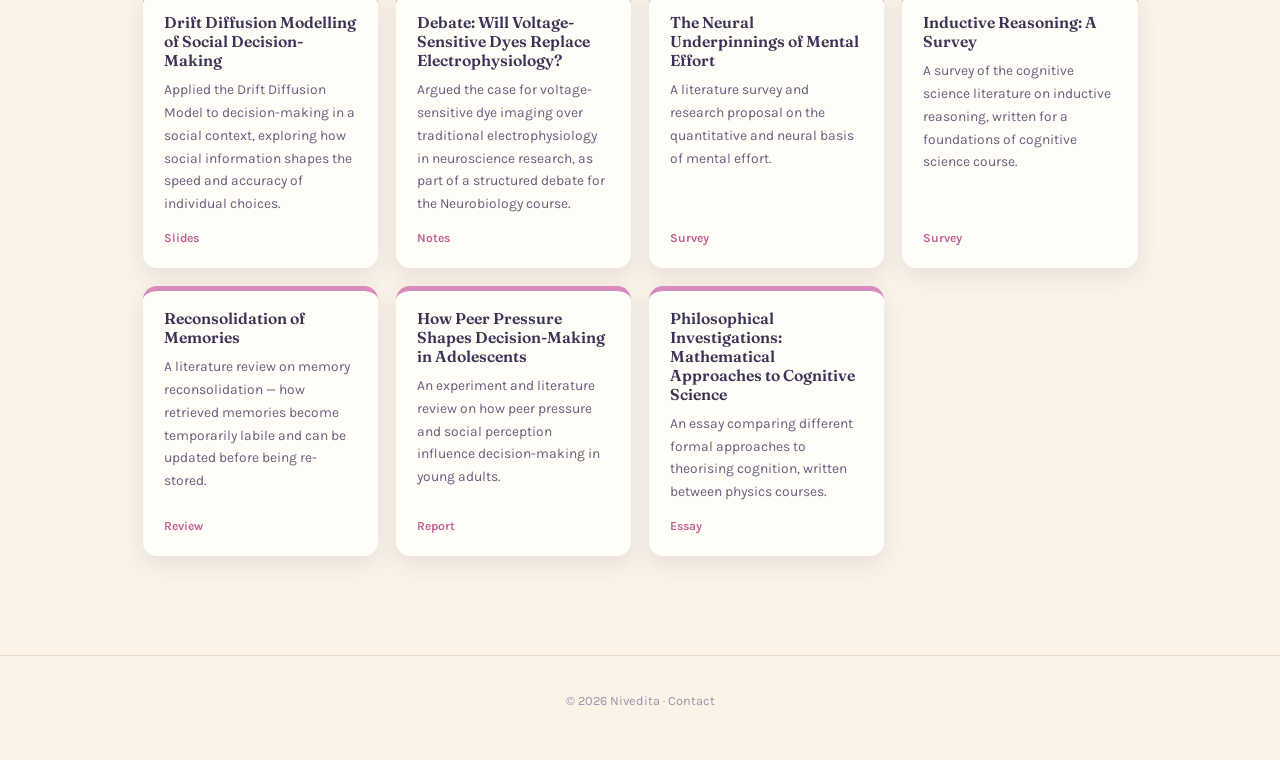
<file: undergrad.html>
<!DOCTYPE html>
<html lang="en">
<head>
<meta charset="UTF-8" />
<meta name="viewport" content="width=device-width, initial-scale=1.0" />
<title>Nivedita — Undergrad+</title>
<meta name="description" content="A selection of projects from Nivedita's undergraduate and Master's years at IIT Kanpur, spanning Materials Science, Physics, and Cognitive Science." />
<link rel="icon" href="data:,">
<link rel="preconnect" href="https://fonts.googleapis.com">
<link href="https://fonts.googleapis.com/css2?family=Fraunces:ital,opsz,wght@0,9..144,300..700;1,9..144,300..700&family=Karla:ital,wght@0,400;0,500;0,600;0,700;1,400&display=swap" rel="stylesheet">
<link rel="stylesheet" href="assets/css/style.css?v=16" />
</head>
<body data-page="undergrad">

<header class="site-header">
  <nav class="nav-bar">
    <a class="brand" href="index.html">NIVEDITA</a>
    <button class="nav-toggle" aria-label="Toggle navigation">☰ Menu</button>
    <ul class="nav-links">
      <li><a data-page="home" href="index.html">Home</a></li>
      <li><a data-page="research" href="research.html">Research Interests</a></li>
      <li><a data-page="publications" href="publications.html">Prints</a></li>
      <li><a data-page="talks" href="talks.html">Talks</a></li>
      <li><a data-page="teaching" href="teaching.html">Teaching</a></li>
      <li><a data-page="conferences" href="conferences.html">Conferences &amp; Workshops</a></li>
      <li><a data-page="undergrad" href="undergrad.html">Undergrad+</a></li>
      <li><a data-page="videos" href="videos.html">Paraphernalia</a></li>
    </ul>
  </nav>
</header>

<section class="hero hero--page hero--tall hero--undergrad">
  <div class="container">
    <h1>Undergrad+</h1>
  </div>
</section>

<main>
  <div class="container">
    <p class="section-intro">Before mathematical physics, my undergraduate and Master's years at <a href="https://www.iitk.ac.in/" target="_blank" rel="noopener">IIT Kanpur</a> (B.Tech + M.Tech, Materials Science and Engineering, with minors in Quantum Mechanics, Statistical Physics, and Cognitive Science) were spent on a wide range of projects. Here are some of the ones I enjoyed most — click through to read the actual reports, surveys, and slides.</p>

    <h2 class="category-heading materials-science"><span class="category-dot"></span> Materials Science</h2>
    <div class="project-grid">

      <div class="project-card project-card--materials-science">
        <h3>Spiral Eutectic Microstructures in Zn–Mg Alloys</h3>
        <p>Synthesized a Zn–Mg alloy at eutectic composition and imaged the self-organising spiral eutectic microstructure with optical and scanning electron microscopy, then used EDX to work out why and how the spirals formed.</p>
        <div class="project-card-links"><a href="assets/files/undergrad/materials-science/eutectic-zn-mg-report.pdf" target="_blank" rel="noopener">Report</a></div>
      </div>

      <div class="project-card project-card--materials-science">
        <h3>Crystallographic Texture and Fatigue in Titanium</h3>
        <p>Used electron backscatter diffraction and fractography to study how crystallographic texture from cold working affects dwell-fatigue behaviour in commercially pure titanium.</p>
        <div class="project-card-links"><a href="assets/files/undergrad/materials-science/dwell-fatigue-titanium.pptx" target="_blank" rel="noopener">Presentation (PPTX)</a></div>
      </div>

      <div class="project-card project-card--materials-science">
        <h3>Transparent Flexible Electrodes via the Crackle Technique</h3>
        <p>Fabricated a micron-thin metallic mesh network using the crackle technique, and proposed an Ag–Adenine 1D-polymer nanowire matrix as an electrode or hole-transport layer for large-area flexible electronics.</p>
        <div class="project-card-links"><a href="assets/files/undergrad/materials-science/flexible-electrodes-poster.pdf" target="_blank" rel="noopener">Poster</a></div>
      </div>

      <div class="project-card project-card--materials-science">
        <h3>A Refractory High-Entropy Alloy for Spacecraft Applications</h3>
        <p>Characterised the phase structure and high-temperature mechanical properties of a novel MoNbTaWV refractory alloy made by vacuum hot pressing of ball-milled powders — a candidate for replacing ceramics in high-stress, high-temperature spacecraft components.</p>
        <div class="project-card-links">
          <a href="assets/files/undergrad/materials-science/high-entropy-alloys-report1.docx" target="_blank" rel="noopener">Report 1 (DOCX)</a>
          <a href="assets/files/undergrad/materials-science/high-entropy-alloys-report2.docx" target="_blank" rel="noopener">Report 2 (DOCX)</a>
        </div>
      </div>

      <div class="project-card project-card--materials-science">
        <h3>A Survey of Chip Manufacturing for Wearable Healthcare Devices</h3>
        <p>A term paper surveying fabrication techniques for smart wearable healthcare devices, written for a course on materials processing.</p>
        <div class="project-card-links"><a href="assets/files/undergrad/materials-science/chip-manufacturing-survey.pdf" target="_blank" rel="noopener">Survey</a></div>
      </div>

      <div class="project-card project-card--materials-science">
        <h3>Biomaterials: Bacterial Adhesion on Implant Surfaces</h3>
        <p>A survey of how the adhesion force of <em>Staphylococcus aureus</em> varies across different biomaterial surfaces, written for a course on biomaterials.</p>
        <div class="project-card-links"><a href="assets/files/undergrad/materials-science/biomaterials-adhesion-survey.pdf" target="_blank" rel="noopener">Survey</a></div>
      </div>

    </div>

    <h2 class="category-heading physics"><span class="category-dot"></span> Physics</h2>
    <div class="project-grid">

      <div class="project-card project-card--physics">
        <h3>Reproducing the Hofstadter Butterfly in Twisted Bilayer Graphene</h3>
        <p>Used the Bistritzer–Macdonald continuum model to find the zero modes of twisted bilayer graphene, and reproduced the Hofstadter butterfly pattern in its Landau-level spectrum under a magnetic field.</p>
        <div class="project-card-links">
          <a href="assets/files/undergrad/physics/twisted-bilayer-graphene-report.pdf" target="_blank" rel="noopener">Report</a>
          <a href="assets/files/undergrad/physics/twisted-bilayer-graphene-slides.pdf" target="_blank" rel="noopener">Slides</a>
        </div>
      </div>

      <div class="project-card project-card--physics">
        <h3>Correlation Energy of the 2D Electron Gas</h3>
        <p>Computed correlation energy for many-electron systems using Density Functional Theory, comparing analytic and numerical techniques against semi-analytic wavefunctions for the two-dimensional electron gas.</p>
        <div class="project-card-links">
          <a href="assets/files/undergrad/physics/heg-correlation-energy-report.pdf" target="_blank" rel="noopener">Report</a>
        </div>
      </div>

      <div class="project-card project-card--physics">
        <h3>A Numerical Schrödinger Equation Solver</h3>
        <p>A small C and Python codebase for numerically solving the Schrödinger equation.</p>
        <div class="project-card-links">
          <a href="assets/files/undergrad/physics/schrodinger-solver.c" target="_blank" rel="noopener">C code</a>
          <a href="assets/files/undergrad/physics/schrodinger-solver.py" target="_blank" rel="noopener">Python code</a>
        </div>
      </div>

    </div>

    <h2 class="category-heading mathematics"><span class="category-dot"></span> Mathematics</h2>
    <div class="project-grid">

      <div class="project-card project-card--mathematics">
        <h3>Gauge Theory and Knots</h3>
        <p>A semester-long seminar on the mathematical foundations of gauge theory in the theory of principal bundles with connection, and Witten's paper linking Chern–Simons theory to knot invariants.</p>
        <div class="project-card-links">
          <a href="assets/files/undergrad/mathematics/gauge-theory-knots-report.pdf" target="_blank" rel="noopener">Report</a>
          <a href="assets/files/undergrad/mathematics/gauge-theory-knots-slides.pdf" target="_blank" rel="noopener">Slides</a>
        </div>
      </div>

      <div class="project-card project-card--mathematics">
        <h3>CFT and Elliptic Cohomology</h3>
        <p>A talk for the course Introduction to Conformal Field Theory, looking for a physical explanation of Topological Modular Forms via boundary CFT.</p>
        <div class="project-card-links"><a href="assets/files/undergrad/mathematics/cft-elliptic-cohomology-slides.pdf" target="_blank" rel="noopener">Slides</a></div>
      </div>

      <div class="project-card project-card--mathematics">
        <h3>Super-Symmetric QFT and Integral Modular Functions</h3>
        <p>A talk given to Jürgen Jost's research group at the Max Planck Institute for Mathematics in the Sciences, Leipzig, on why the partition function of a 2D minimally supersymmetric QFT is an integral modular function.</p>
        <div class="project-card-links">
          <a href="assets/files/undergrad/mathematics/sqft-integral-modular-functions-slides.pdf" target="_blank" rel="noopener">Slides</a>
          <a href="assets/files/undergrad/mathematics/sqft-integral-modular-functions-report.pdf" target="_blank" rel="noopener">Report</a>
        </div>
      </div>

      <div class="project-card project-card--mathematics">
        <h3>Functorial Properties of Discrete Morse Theory</h3>
        <p>A write-up on simplicial complexes and discrete Morse theory, examining how Morse-theoretic constructions behave functorially.</p>
        <div class="project-card-links"><a href="assets/files/undergrad/mathematics/discrete-morse-theory-writeup.pdf" target="_blank" rel="noopener">Write-up</a></div>
      </div>

      <div class="project-card project-card--mathematics">
        <h3>Constructing a 3,2-TQFT with Defects from a 3,2,1-TQFT</h3>
        <p>A write-up constructing, from a 3-2-1 TQFT, the vector spaces and linear maps of a 3-2 TQFT with defects on marked surfaces and embedded ribbon graphs.</p>
        <div class="project-card-links"><a href="assets/files/undergrad/mathematics/tqft-defects-writeup.pdf" target="_blank" rel="noopener">Write-up</a></div>
      </div>

    </div>

    <h2 class="category-heading cognitive-science"><span class="category-dot"></span> Cognitive Science</h2>
    <div class="project-grid">

      <div class="project-card project-card--cognitive-science">
        <h3>Drift Diffusion Modelling of Social Decision-Making</h3>
        <p>Applied the Drift Diffusion Model to decision-making in a social context, exploring how social information shapes the speed and accuracy of individual choices.</p>
        <div class="project-card-links"><a href="assets/files/undergrad/cognitive-science/ddm-social-context.pdf" target="_blank" rel="noopener">Slides</a></div>
      </div>

      <div class="project-card project-card--cognitive-science">
        <h3>Debate: Will Voltage-Sensitive Dyes Replace Electrophysiology?</h3>
        <p>Argued the case for voltage-sensitive dye imaging over traditional electrophysiology in neuroscience research, as part of a structured debate for the Neurobiology course.</p>
        <div class="project-card-links"><a href="assets/files/undergrad/cognitive-science/voltage-sensitive-dyes-debate.pdf" target="_blank" rel="noopener">Notes</a></div>
      </div>

      <div class="project-card project-card--cognitive-science">
        <h3>The Neural Underpinnings of Mental Effort</h3>
        <p>A literature survey and research proposal on the quantitative and neural basis of mental effort.</p>
        <div class="project-card-links"><a href="assets/files/undergrad/cognitive-science/mental-effort-review.pdf" target="_blank" rel="noopener">Survey</a></div>
      </div>

      <div class="project-card project-card--cognitive-science">
        <h3>Inductive Reasoning: A Survey</h3>
        <p>A survey of the cognitive science literature on inductive reasoning, written for a foundations of cognitive science course.</p>
        <div class="project-card-links"><a href="assets/files/undergrad/cognitive-science/inductive-reasoning-survey.pdf" target="_blank" rel="noopener">Survey</a></div>
      </div>

      <div class="project-card project-card--cognitive-science">
        <h3>Reconsolidation of Memories</h3>
        <p>A literature review on memory reconsolidation — how retrieved memories become temporarily labile and can be updated before being re-stored.</p>
        <div class="project-card-links"><a href="assets/files/undergrad/cognitive-science/memory-reconsolidation-review.pdf" target="_blank" rel="noopener">Review</a></div>
      </div>

      <div class="project-card project-card--cognitive-science">
        <h3>How Peer Pressure Shapes Decision-Making in Adolescents</h3>
        <p>An experiment and literature review on how peer pressure and social perception influence decision-making in young adults.</p>
        <div class="project-card-links"><a href="assets/files/undergrad/cognitive-science/decision-making-adolescents.pdf" target="_blank" rel="noopener">Report</a></div>
      </div>

      <div class="project-card project-card--cognitive-science">
        <h3>Philosophical Investigations: Mathematical Approaches to Cognitive Science</h3>
        <p>An essay comparing different formal approaches to theorising cognition, written between physics courses.</p>
        <div class="project-card-links"><a href="assets/files/undergrad/cognitive-science/philosophical-ramblings.pdf" target="_blank" rel="noopener">Essay</a></div>
      </div>

    </div>

  </div>
</main>

<footer class="site-footer">
  <div class="container">
    <p>&copy; <span id="year"></span> Nivedita &middot; <button type="button" class="link-button" data-open-contact>Contact</button></p>
  </div>
</footer>

<dialog id="contact-dialog" class="contact-dialog">
  <form method="dialog" class="contact-dialog-inner">
    <button type="submit" class="dialog-close" aria-label="Close">&times;</button>
    <h2>Get in Touch</h2>
    <p>The best way to reach me is by email:</p>
    <p class="contact-email"><a href="mailto:nivedita@perimeterinstitute.ca">nivedita@perimeterinstitute.ca</a></p>
    <div class="contact-social">
      <a href="https://www.linkedin.com/in/niveditanivedita/" target="_blank" rel="noopener" aria-label="LinkedIn" class="social-icon-link"><svg viewBox="0 0 24 24" aria-hidden="true"><rect x="2" y="2" width="20" height="20" rx="4" fill="none" stroke="currentColor" stroke-width="2"/><text x="12" y="16.5" text-anchor="middle" font-family="Arial, sans-serif" font-weight="700" font-size="11" fill="currentColor">in</text></svg></a>
      <a href="https://www.instagram.com/vijnivedita/" target="_blank" rel="noopener" aria-label="Instagram" class="social-icon-link"><svg viewBox="0 0 24 24" aria-hidden="true"><rect x="2" y="2" width="20" height="20" rx="6" fill="none" stroke="currentColor" stroke-width="2"/><circle cx="12" cy="12" r="5" fill="none" stroke="currentColor" stroke-width="2"/><circle cx="17.3" cy="6.7" r="1.3" fill="currentColor"/></svg></a>
    </div>
  </form>
</dialog>

<script src="assets/js/main.js?v=2"></script>
<script>document.getElementById('year').textContent = new Date().getFullYear();</script>
</body>
</html>
</file>
<file: assets/css/style.css>
/* ---------- Design tokens: pastel impressionist palette ---------- */
:root {
  --color-bg: #fbf3e7;         /* warm linen canvas */
  --color-surface: #fffdf8;
  --color-ink: #3b3355;        /* muted indigo-plum, softer than black */
  --color-ink-soft: #675e7d;
  --color-muted: #9c8fa8;
  --color-accent: #5b56a3;     /* soft indigo-violet */
  --color-accent-soft: #e9e4f5;
  --color-lavender: #7c74a8;   /* Monet water-lily lavender */
  --color-sage: #6f9271;       /* garden sage green */
  --color-rose: #d98bbd;       /* Monet rose-pink, for nav accent */
  --color-navy: #3a3d6b;       /* Starry Night indigo */
  --color-border: #e9dcc8;
  --max-width: 1040px;
  --nav-max-width: 1220px;
  --radius: 14px;
  --font-serif: "Fraunces", Georgia, "Times New Roman", serif;
  --font-sans: "Karla", -apple-system, BlinkMacSystemFont, "Segoe UI", sans-serif;
}

* { box-sizing: border-box; }

html {
  scroll-behavior: smooth;
  overflow-x: hidden;
  font-size: 15px;
}

body {
  margin: 0;
  max-width: 100%;
  overflow-x: hidden;
  font-family: var(--font-sans);
  color: var(--color-ink);
  background: var(--color-bg);
  line-height: 1.65;
  -webkit-font-smoothing: antialiased;
}

img { max-width: 100%; display: block; }

a {
  color: var(--color-accent);
  text-decoration: none;
  border-bottom: 1px solid transparent;
  transition: border-color 0.15s ease, color 0.15s ease;
}

a:hover, a:focus {
  border-bottom-color: var(--color-accent);
}

h1, h2, h3, h4 {
  font-family: var(--font-serif);
  font-optical-sizing: auto;
  font-weight: 600;
  color: var(--color-navy);
  line-height: 1.2;
  margin: 0 0 0.6em;
}

h1 { font-size: clamp(2rem, 4vw, 2.75rem); font-weight: 600; }
h2 {
  font-size: 1.55rem;
  margin-top: 2.4em;
  position: relative;
  display: inline-block;
}
h3 { font-size: 1.15rem; margin-top: 1.6em; color: var(--color-ink); font-weight: 600; }

p { margin: 0 0 1em; }

.container {
  max-width: var(--max-width);
  margin: 0 auto;
  padding: 0 1.5rem;
}

/* ---------- Header / nav ---------- */
.site-header {
  background: linear-gradient(120deg, #3a3d6b, #514a7d 60%, #6a5580);
  color: #fff;
  position: sticky;
  top: 0;
  z-index: 50;
  box-shadow: 0 2px 14px rgba(58, 61, 107, 0.25);
}

.nav-bar {
  max-width: var(--nav-max-width);
  margin: 0 auto;
  padding: 0 1.5rem;
  display: flex;
  align-items: center;
  justify-content: space-between;
  gap: 1.2rem;
  min-height: 64px;
}

.brand {
  flex: none;
  font-family: var(--font-serif);
  font-weight: 600;
  font-size: 1.3rem;
  letter-spacing: 0.04em;
  color: #fff;
  border: none;
}
.brand:hover { border: none; opacity: 0.85; }

.nav-toggle {
  display: none;
  flex: none;
  background: none;
  border: 1px solid rgba(255,255,255,0.4);
  border-radius: 6px;
  color: #fff;
  font-size: 0.9rem;
  padding: 0.35rem 0.7rem;
  cursor: pointer;
}

.nav-links {
  display: flex;
  flex-wrap: nowrap;
  align-items: center;
  gap: 1.1rem;
  list-style: none;
  margin: 0;
  padding: 0.2rem 0;
  min-width: 0;
  overflow-x: auto;
  -webkit-overflow-scrolling: touch;
  scrollbar-width: thin;
}

.nav-links li { flex: none; }

.nav-links a {
  display: inline-block;
  white-space: nowrap;
  color: rgba(255,255,255,0.82);
  font-size: 0.92rem;
  border: none;
  padding: 0.25rem 0;
}

.nav-links a:hover,
.nav-links a.active {
  color: #fff;
  border-bottom: 2px solid var(--color-rose);
}

/* Below this width the full horizontal menu can no longer fit without
   crowding or overflowing, so it collapses into a toggleable menu instead
   of being allowed to force page-level horizontal scroll. */
@media (max-width: 900px) {
  .nav-toggle { display: inline-block; }
  .nav-bar { flex-wrap: wrap; }
  .nav-links {
    display: none;
    flex-direction: column;
    align-items: flex-start;
    width: 100%;
    gap: 0.7rem;
    padding: 0.6rem 0 1.2rem;
    overflow-x: visible;
  }
  .nav-links.open { display: flex; }
  .nav-links li { width: 100%; }
  .nav-links a { display: block; width: 100%; padding: 0.4rem 0; }
}

/* ---------- Hero banners ---------- */
.hero {
  position: relative;
  background-size: cover;
  background-position: center;
  color: #fff;
  text-align: center;
}

.hero::before {
  content: "";
  position: absolute;
  inset: 0;
  background: linear-gradient(180deg, rgba(20, 16, 35, 0.32), rgba(20, 16, 35, 0.4));
}

.hero .container {
  position: relative;
  z-index: 1;
}

.hero--home {
  padding: 4.5rem 0 3.5rem;
  background-image: url("../images/banner-home.jpg");
  /* The moon in this photo sits well below center (~62-87% down the
     frame). On narrow/short viewports the hero is taller relative to
     the image so background-size:cover crops the sides, not the top/
     bottom, and this has no effect. On wide desktop viewports the hero
     is much wider than it is tall, so cover crops vertically instead —
     a plain center position was cutting the moon off at the bottom.
     Shifting the vertical anchor down reveals the moon fully without
     changing the hero's height, padding, or any other layout rule. */
  background-position: center 85%;
}

.hero--page {
  min-height: 100vh;
  display: flex;
  align-items: center;
  justify-content: center;
  padding: 3rem 0;
}

.hero--tall {
  min-height: 100vh;
}

.hero--research    { background-image: url("../images/banner-research.jpg"); }
.hero--publications { background-image: url("../images/publications-sculpture.jpg?v=2"); }
.hero--talks        { background-image: url("../images/banner-talks.jpg"); background-position: center 25%; }
.hero--teaching     { background-image: url("../images/banner-teaching.jpg"); }
.hero--conferences  { background-image: url("../images/banner-conferences.jpg"); }
.hero--videos       { background-image: url("../images/banner-videos.jpg"); }

.hero--undergrad { background-image: url("../images/banner-undergrad.jpg"); }

/* On phone-width screens the hero is much taller relative to its width
   than the sculpture photo, so background-size:cover crops the sides
   rather than the top/bottom. A center crop was losing the figure's
   face and raised arm off the left edge; shifting the anchor reveals
   them. Desktop/tablet crop this image height-wise instead, so they
   are unaffected. */
@media (max-width: 600px) {
  .hero--publications { background-position: 17% center; }
}

.hero h1 {
  color: #fff;
  letter-spacing: 0.06em;
  text-shadow: 0 2px 16px rgba(0, 0, 0, 0.35);
}

.hero--home h1 { text-transform: uppercase; }

.hero p.tagline {
  color: rgba(255,255,255,0.9);
  font-family: var(--font-serif);
  font-style: italic;
  font-size: 1.1rem;
}

/* ---------- Layout blocks ---------- */
main {
  padding: 3rem 0 4rem;
}

.bio-layout {
  display: grid;
  grid-template-columns: 2fr 1fr;
  gap: 2.5rem;
  align-items: start;
}

@media (max-width: 700px) {
  .bio-layout { grid-template-columns: 1fr; }
  .bio-photo { order: -1; max-width: 240px; margin: 0 auto; }
}

.bio-photo img {
  border-radius: var(--radius);
  box-shadow: 0 10px 28px rgba(58, 61, 107, 0.18);
  border: 6px solid var(--color-surface);
}

.contact-links {
  margin-top: 1rem;
  display: flex;
  align-items: center;
  gap: 0.9rem;
  font-size: 0.95rem;
}

.social-icon-link {
  display: inline-flex;
  align-items: center;
  justify-content: center;
  border-bottom: none !important;
  background: none;
  border: none;
  padding: 0;
  margin: 0;
  cursor: pointer;
  color: var(--color-accent);
  transition: opacity 0.15s ease;
}

.social-icon-link:hover { opacity: 0.65; }

.social-icon-link svg {
  width: 20px;
  height: 20px;
  display: block;
}

.contact-social {
  align-items: center;
}
.contact-social .social-icon-link svg {
  width: 22px;
  height: 22px;
}

.link-button {
  background: none;
  border: none;
  border-bottom: 1px solid transparent;
  padding: 0;
  margin: 0;
  font: inherit;
  color: var(--color-accent);
  cursor: pointer;
}

.link-button:hover,
.link-button:focus {
  border-bottom-color: var(--color-accent);
}

.site-footer .link-button {
  color: var(--color-muted);
  font-size: 0.85rem;
}

.site-footer .link-button:hover {
  color: var(--color-accent);
}

/* ---------- Contact dialog ---------- */
dialog.contact-dialog {
  border: none;
  border-radius: var(--radius);
  padding: 0;
  max-width: 380px;
  width: calc(100% - 2.5rem);
  box-shadow: 0 20px 50px rgba(58, 61, 107, 0.3);
  background: var(--color-surface);
}

dialog.contact-dialog::backdrop {
  background: rgba(58, 61, 107, 0.45);
}

.contact-dialog-inner {
  position: relative;
  padding: 2.2rem 1.8rem 1.8rem;
  text-align: center;
}

.contact-dialog-inner h2 {
  margin-top: 0;
  font-size: 1.4rem;
}

.contact-dialog-inner p {
  color: var(--color-ink-soft);
}

.contact-email a {
  font-family: var(--font-serif);
  font-size: 1.15rem;
  color: var(--color-accent);
}

.contact-social {
  margin-top: 1rem;
  display: flex;
  justify-content: center;
  gap: 1.2rem;
  font-size: 0.9rem;
}

.dialog-close {
  position: absolute;
  top: 0.6rem;
  right: 0.8rem;
  background: none;
  border: none;
  font-size: 1.4rem;
  line-height: 1;
  color: var(--color-muted);
  cursor: pointer;
  padding: 0.3rem;
}

.dialog-close:hover { color: var(--color-accent); }

.note {
  margin-top: 2.5rem;
  padding: 1rem 1.2rem;
  background: var(--color-accent-soft);
  border-left: 3px solid var(--color-accent);
  border-radius: 0 6px 6px 0;
  font-size: 0.95rem;
  color: var(--color-ink-soft);
}

.cv-link {
  margin-top: 1.4rem;
  text-align: center;
}

.cv-link a {
  font-family: var(--font-serif);
  font-size: 0.95rem;
}

/* ---------- Swing (small playful detail) ---------- */
.swing-widget {
  margin: 2rem 0 0.5rem;
  display: flex;
  flex-direction: column;
  align-items: center;
  gap: 0.35rem;
}

.swing-svg {
  width: 76px;
  height: auto;
  overflow: visible;
}

.swing-bar,
.swing-leg {
  stroke: var(--color-navy);
  stroke-width: 4;
  stroke-linecap: round;
  fill: none;
}

.swing-leg {
  stroke-width: 3;
  opacity: 0.55;
}

.swing-group {
  transform-box: view-box;
  transform-origin: 50px 10px;
}

.swing-rope {
  stroke: var(--color-muted);
  stroke-width: 2;
  stroke-linecap: round;
}

.swing-seat {
  fill: var(--color-accent);
}

.swing-caption {
  font-family: var(--font-serif);
  font-style: italic;
  font-size: 0.72rem;
  color: var(--color-muted);
  margin: 0;
  letter-spacing: 0.02em;
}

/* ---------- Lists / cards ---------- */
.entry-list {
  list-style: none;
  margin: 0;
  padding: 0;
}

.entry-list li {
  padding: 1.1rem 0;
  border-bottom: 1px solid var(--color-border);
}

.entry-list li:first-child { padding-top: 0; }

.entry-title { font-weight: 600; color: var(--color-ink); }

.entry-meta {
  display: block;
  color: var(--color-muted);
  font-size: 0.88rem;
  margin-top: 0.15rem;
}

.entry-links a {
  font-size: 0.85rem;
  margin-right: 0.9rem;
}

.tag {
  display: inline-block;
  font-size: 0.72rem;
  text-transform: uppercase;
  letter-spacing: 0.05em;
  padding: 0.15rem 0.5rem;
  border-radius: 999px;
  background: var(--color-accent-soft);
  color: var(--color-accent);
  margin-right: 0.5rem;
  vertical-align: middle;
}

.tag.upcoming { background: #e3ecdd; color: var(--color-sage); }
.tag.speaker { background: #f7e1ec; color: #c15b8f; }

.section-intro {
  color: var(--color-ink-soft);
  max-width: 65ch;
}

.subgroup-heading {
  font-family: var(--font-sans);
  font-weight: 700;
  font-size: 0.8rem;
  text-transform: uppercase;
  letter-spacing: 0.08em;
  color: var(--color-muted);
  margin-top: 2.4rem;
  margin-bottom: 0.4rem;
}

.year-heading {
  font-family: var(--font-serif);
  font-weight: 600;
  font-size: 1.1rem;
  color: var(--color-lavender);
  margin-top: 2.2rem;
  margin-bottom: 0.4rem;
  padding-bottom: 0.3rem;
  border-bottom: 2px solid var(--color-border);
}

.term-block {
  margin: 1.6rem 0;
}

.term-block h3 {
  margin-top: 0;
  margin-bottom: 0.3rem;
}

.term-block .institution {
  color: var(--color-muted);
  font-size: 0.85rem;
  text-transform: uppercase;
  letter-spacing: 0.06em;
}

.course-list {
  list-style: none;
  margin: 0.6rem 0 0;
  padding: 0;
}

.course-list li {
  padding: 0.55rem 0;
  border-top: 1px dashed var(--color-border);
}
.course-list li:first-child { border-top: none; }

.role {
  display: block;
  color: var(--color-muted);
  font-size: 0.88rem;
}

/* ---------- Footer ---------- */
.site-footer {
  border-top: 1px solid var(--color-border);
  padding: 2rem 0 3rem;
  color: var(--color-muted);
  font-size: 0.85rem;
  text-align: center;
}

.site-footer p { margin: 0.3em 0; }

/* ---------- Page footnotes ---------- */
.page-footnotes {
  border-top: 1px solid var(--color-border);
  padding: 1.6rem 0;
}

.page-footnotes p {
  font-size: 0.68rem;
  line-height: 1.6;
  font-style: italic;
  color: var(--color-muted);
  max-width: 60ch;
  margin: 0 0 0.5rem;
}

.page-footnotes p:last-child { margin-bottom: 0; }

.page-footnotes cite { font-style: italic; }

/* ---------- Photo gallery ---------- */
.photo-gallery {
  display: grid;
  grid-template-columns: repeat(3, 1fr);
  gap: 0.8rem;
  margin: 1.4rem 0 2rem;
}

.photo-gallery img {
  width: 100%;
  height: 190px;
  object-fit: cover;
  border-radius: var(--radius);
  box-shadow: 0 6px 18px rgba(58, 61, 107, 0.15);
}

@media (max-width: 700px) {
  .photo-gallery { grid-template-columns: repeat(2, 1fr); }
}

@media (max-width: 440px) {
  .photo-gallery { grid-template-columns: 1fr; }
  .photo-gallery img { height: 220px; }
}

/* ---------- Single page photo ---------- */
.page-photo {
  margin: 1.8rem 0 2.2rem;
  text-align: center;
}

.page-photo img {
  width: 100%;
  max-height: 420px;
  object-fit: cover;
  border-radius: var(--radius);
  box-shadow: 0 10px 26px rgba(58, 61, 107, 0.18);
}

.page-photo figcaption {
  margin-top: 0.6rem;
  font-size: 0.8rem;
  font-style: italic;
  color: var(--color-muted);
}

/* ---------- Video embed ---------- */
.video-embed {
  margin: 1.6rem 0 2.2rem;
  border-radius: var(--radius);
  overflow: hidden;
  box-shadow: 0 10px 26px rgba(58, 61, 107, 0.18);
}

.video-embed video {
  width: 100%;
  display: block;
  background: #000;
}

/* ---------- Moon phase widget ---------- */
.moon-widget {
  display: flex;
  align-items: center;
  gap: 1.6rem;
  margin: 1.8rem 0 2.4rem;
  padding: 1.5rem 1.7rem;
  background: linear-gradient(135deg, #2b2748, #423c6b);
  border-radius: var(--radius);
  box-shadow: 0 12px 30px rgba(43, 39, 72, 0.28);
}

.moon-disc {
  flex: none;
  width: 96px;
  height: 96px;
  filter: drop-shadow(0 0 14px rgba(246, 236, 217, 0.25));
}

.moon-disc svg { width: 100%; height: 100%; }

.moon-dark { fill: #1e1a33; }
.moon-lit { fill: #f6ecd9; }

.moon-info { min-width: 0; }

.moon-phase-name {
  font-family: var(--font-serif);
  font-style: italic;
  font-size: 1.2rem;
  color: #fff;
  margin: 0 0 0.6rem;
}

.moon-stats {
  display: grid;
  grid-template-columns: 1fr 1fr;
  gap: 0.2rem 1.4rem;
}

.moon-stat {
  display: flex;
  justify-content: space-between;
  gap: 0.6rem;
  margin: 0;
  font-size: 0.82rem;
  color: rgba(255, 255, 255, 0.9);
}

.moon-stat span:first-child {
  color: rgba(255, 255, 255, 0.55);
}

.moon-location {
  margin: 0.7rem 0 0;
  font-size: 0.72rem;
  font-style: italic;
  color: rgba(255, 255, 255, 0.5);
}

@media (max-width: 560px) {
  .moon-widget { flex-direction: column; text-align: center; }
  .moon-stats { grid-template-columns: 1fr 1fr; }
  .moon-stat { flex-direction: column; gap: 0; text-align: center; }
}

/* ---------- Undergrad project cards ---------- */
.category-heading {
  display: flex;
  align-items: center;
  gap: 0.6rem;
}

.category-dot {
  display: inline-block;
  width: 12px;
  height: 12px;
  border-radius: 50%;
  flex: none;
}

.category-heading.materials-science .category-dot,
.category-heading.materials-science { color: var(--color-sage); }
.category-heading.materials-science .category-dot { background: var(--color-sage); }

.category-heading.physics { color: var(--color-lavender); }
.category-heading.physics .category-dot { background: var(--color-lavender); }

.category-heading.cognitive-science { color: #c15b8f; }
.category-heading.cognitive-science .category-dot { background: var(--color-rose); }

.category-heading.mathematics { color: var(--color-navy); }
.category-heading.mathematics .category-dot { background: var(--color-navy); }

.project-grid {
  display: grid;
  grid-template-columns: repeat(4, 1fr);
  gap: 1.2rem;
  margin: 1.2rem 0 2.6rem;
}

@media (max-width: 900px) {
  .project-grid { grid-template-columns: repeat(2, 1fr); }
}

@media (max-width: 500px) {
  .project-grid { grid-template-columns: 1fr; }
}

.project-card {
  background: var(--color-surface);
  border-radius: var(--radius);
  padding: 1.3rem 1.4rem 1.2rem;
  border-top: 5px solid var(--color-accent);
  box-shadow: 0 8px 22px rgba(58, 61, 107, 0.1);
  display: flex;
  flex-direction: column;
  transition: transform 0.15s ease, box-shadow 0.15s ease;
}

.project-card:hover {
  transform: translateY(-3px);
  box-shadow: 0 12px 28px rgba(58, 61, 107, 0.16);
}

.project-card--materials-science { border-top-color: var(--color-sage); }
.project-card--physics { border-top-color: var(--color-lavender); }
.project-card--cognitive-science { border-top-color: var(--color-rose); }
.project-card--mathematics { border-top-color: var(--color-navy); }

.project-card h3 {
  margin-top: 0;
  margin-bottom: 0.5rem;
  font-size: 1.05rem;
}

.project-card p {
  color: var(--color-ink-soft);
  font-size: 0.92rem;
  margin-bottom: 0.9rem;
  flex-grow: 1;
}

.project-card-links {
  display: flex;
  flex-wrap: wrap;
  gap: 0.4rem 1rem;
}

.project-card-links a {
  font-size: 0.82rem;
  font-weight: 600;
}

.project-card--materials-science .project-card-links a { color: var(--color-sage); border-bottom-color: transparent; }
.project-card--materials-science .project-card-links a:hover { border-bottom-color: var(--color-sage); }
.project-card--physics .project-card-links a { color: var(--color-lavender); }
.project-card--physics .project-card-links a:hover { border-bottom-color: var(--color-lavender); }
.project-card--cognitive-science .project-card-links a { color: #c15b8f; }
.project-card--cognitive-science .project-card-links a:hover { border-bottom-color: #c15b8f; }
.project-card--mathematics .project-card-links a { color: var(--color-navy); }
.project-card--mathematics .project-card-links a:hover { border-bottom-color: var(--color-navy); }
</file>
